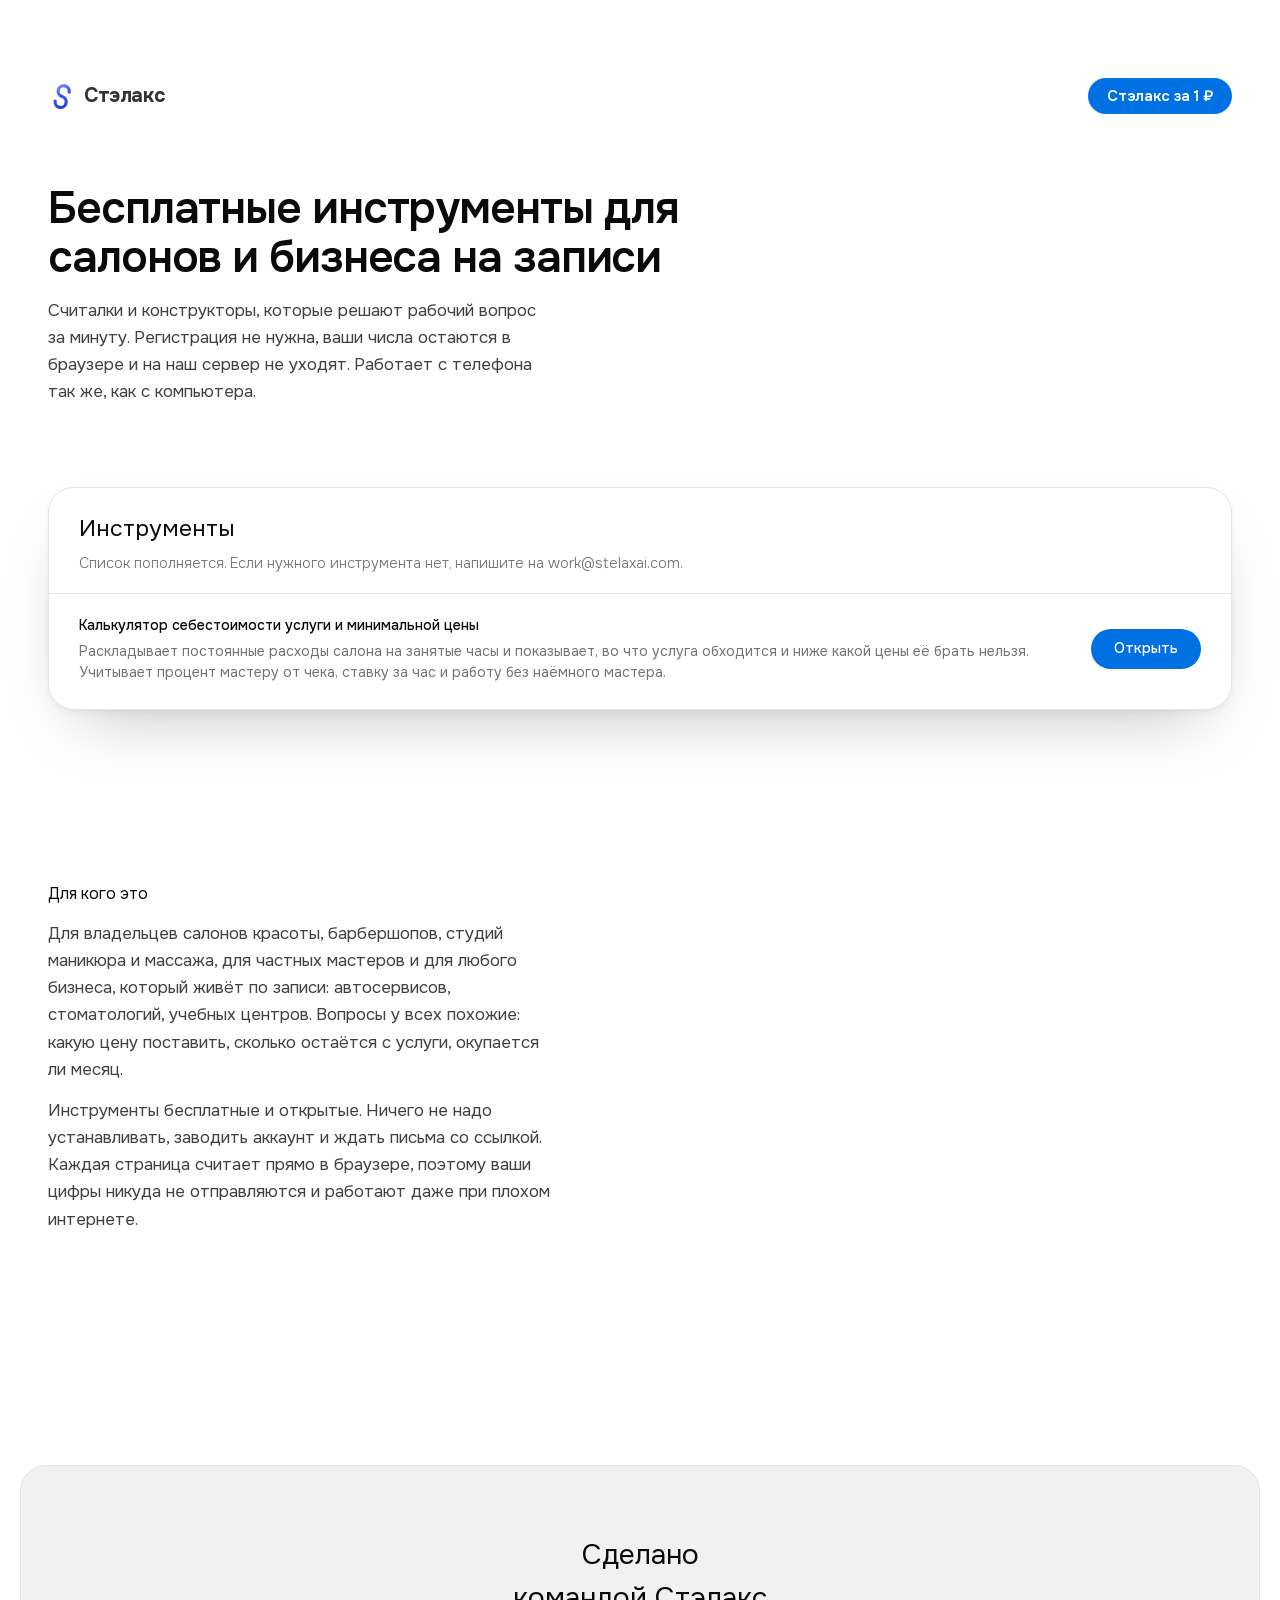
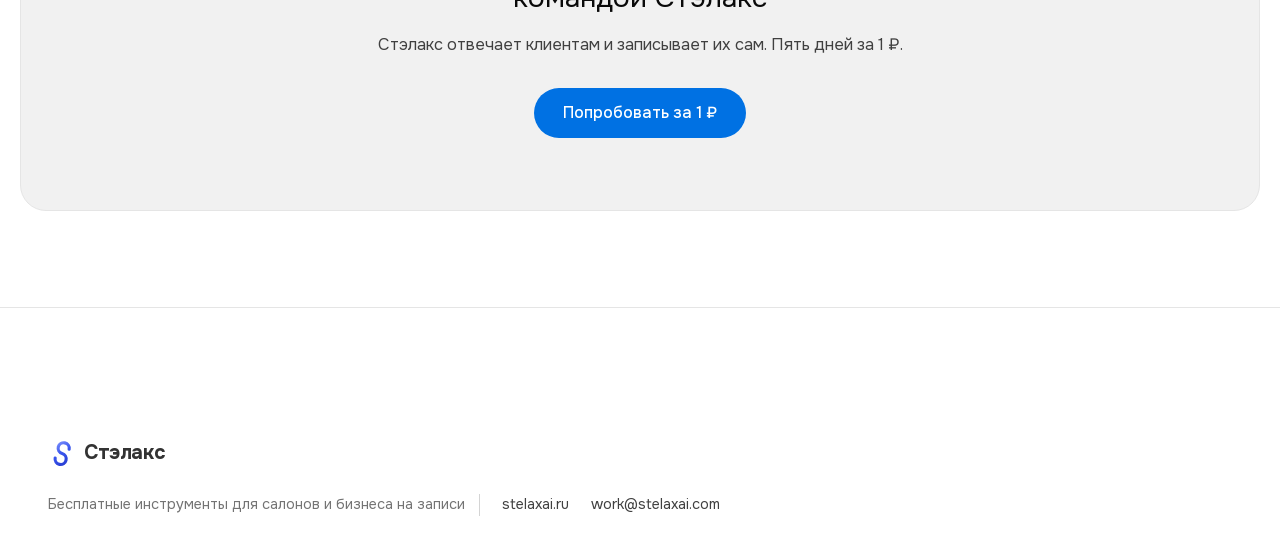
<file: index.html>
<!DOCTYPE html>
<html lang="ru" class="__variable_ac3859">
<head>
<meta charset="utf-8">
<meta name="viewport" content="width=device-width, initial-scale=1">
<title>Бесплатные инструменты для салонов и бизнеса на записи</title>
<meta name="description" content="Бесплатные калькуляторы и конструкторы для владельцев салонов, частных мастеров и любого бизнеса на записи. Без регистрации, всё считается в браузере.">
<meta name="robots" content="index, follow">
<link rel="canonical" href="https://stelaxai.ru/instrumenty/">
<meta property="og:type" content="website">
<meta property="og:url" content="https://stelaxai.ru/instrumenty/">
<meta property="og:title" content="Бесплатные инструменты для салонов и бизнеса на записи">
<meta property="og:description" content="Калькуляторы и конструкторы для салонов и частных мастеров. Без регистрации, всё считается в браузере.">
<link rel="icon" href="assets/favicon.svg" type="image/svg+xml">
<link rel="stylesheet" href="assets/fonts.css">
<link rel="stylesheet" href="assets/v3.css">
<style>
  body{margin:0;font-family:var(--font-v3),system-ui,sans-serif}
  .v3-header{position:static;background:var(--surface)}
</style>
</head>
<body class="v3">

<header class="v3-header">
  <div class="v3-wrap v3-header-in">
    <a class="v3-logo" href="index.html">
      <svg class="v3-logo-s" viewBox="0 0 48 48" width="25" height="25" fill="none" aria-hidden="true"><defs><linearGradient id="v3-logo-s-g" x1="7" y1="5" x2="41" y2="43" gradientUnits="userSpaceOnUse"><stop offset="0" stop-color="#8a9dff"></stop><stop offset=".48" stop-color="#3a56ee"></stop><stop offset="1" stop-color="#2438cc"></stop></linearGradient></defs><path d="M34.5 15.5a9.5 9.5 0 1 0-10.5 9.5 9.5 9.5 0 1 1-10.5 9.5" stroke="url(#v3-logo-s-g)" stroke-width="5.4" stroke-linecap="round" fill="none"></path></svg>Стэлакс
    </a>
    <div class="v3-head-actions">
      <a class="v3-btn v3-btn-solid" href="https://stelaxai.ru" target="_blank" rel="noopener">Стэлакс за 1 ₽</a>
    </div>
  </div>
</header>

<main class="v3-blog" style="padding-bottom:0">
  <div class="v3-wrap">
    <header class="v3-blog-head">
      <h1>Бесплатные инструменты для салонов и бизнеса на записи</h1>
      <p class="v3-blog-lede">Считалки и конструкторы, которые решают рабочий вопрос за минуту. Регистрация не нужна, ваши числа остаются в браузере и на наш сервер не уходят. Работает с телефона так же, как с компьютера.</p>
    </header>
  </div>

  <div class="v3-wrap v3-panel-shell">
    <div class="v3-panel">
      <div class="v3-panel-head">
        <h2>Инструменты</h2>
        <p>Список пополняется. Если нужного инструмента нет, напишите на work@stelaxai.com.</p>
      </div>
      <div class="v3-own">
        <div class="v3-fs">
          <div class="v3-frow">
            <div class="v3-fcontent">
              <span class="v3-flabel">Калькулятор себестоимости услуги и минимальной цены</span>
              <p class="v3-fdesc">Раскладывает постоянные расходы салона на занятые часы и показывает, во что услуга обходится и ниже какой цены её брать нельзя. Учитывает процент мастеру от чека, ставку за час и работу без наёмного мастера.</p>
            </div>
            <a class="v3-btn v3-btn-solid" href="sebestoimost-uslugi/">Открыть</a>
          </div>
        </div>
      </div>
    </div>
  </div>

  <section class="v3-sec">
    <div class="v3-wrap">
      <header class="v3-blog-head">
        <h2>Для кого это</h2>
        <p class="v3-blog-lede">Для владельцев салонов красоты, барбершопов, студий маникюра и массажа, для частных мастеров и для любого бизнеса, который живёт по записи: автосервисов, стоматологий, учебных центров. Вопросы у всех похожие: какую цену поставить, сколько остаётся с услуги, окупается ли месяц.</p>
        <p class="v3-blog-lede">Инструменты бесплатные и открытые. Ничего не надо устанавливать, заводить аккаунт и ждать письма со ссылкой. Каждая страница считает прямо в браузере, поэтому ваши цифры никуда не отправляются и работают даже при плохом интернете.</p>
      </header>
    </div>
  </section>

  <section class="v3-cta">
    <div class="v3-wrap v3-cta-in">
      <h2>Сделано командой Стэлакс</h2>
      <p>Стэлакс отвечает клиентам и записывает их сам. Пять дней за 1 ₽.</p>
      <a class="v3-btn v3-btn-solid v3-btn-lg" href="https://stelaxai.ru" target="_blank" rel="noopener">Попробовать за 1 ₽</a>
    </div>
  </section>
</main>

<footer class="v3-foot">
  <div class="v3-wrap">
    <a class="v3-logo v3-foot-brand" href="index.html">
      <svg class="v3-logo-s" viewBox="0 0 48 48" width="25" height="25" fill="none" aria-hidden="true"><defs><linearGradient id="v3-mark-s-g" x1="7" y1="5" x2="41" y2="43" gradientUnits="userSpaceOnUse"><stop offset="0" stop-color="#8a9dff"></stop><stop offset=".48" stop-color="#3a56ee"></stop><stop offset="1" stop-color="#2438cc"></stop></linearGradient></defs><path d="M34.5 15.5a9.5 9.5 0 1 0-10.5 9.5 9.5 9.5 0 1 1-10.5 9.5" stroke="url(#v3-mark-s-g)" stroke-width="5.4" stroke-linecap="round" fill="none"></path></svg>Стэлакс
    </a>
    <div class="v3-foot-bottom">
      <p>Бесплатные инструменты для салонов и бизнеса на записи</p>
      <a href="https://stelaxai.ru" target="_blank" rel="noopener">stelaxai.ru</a>
      <a href="mailto:work@stelaxai.com">work@stelaxai.com</a>
    </div>
  </div>
</footer>

<script src="assets/app.js"></script>
</body>
</html>
</file>
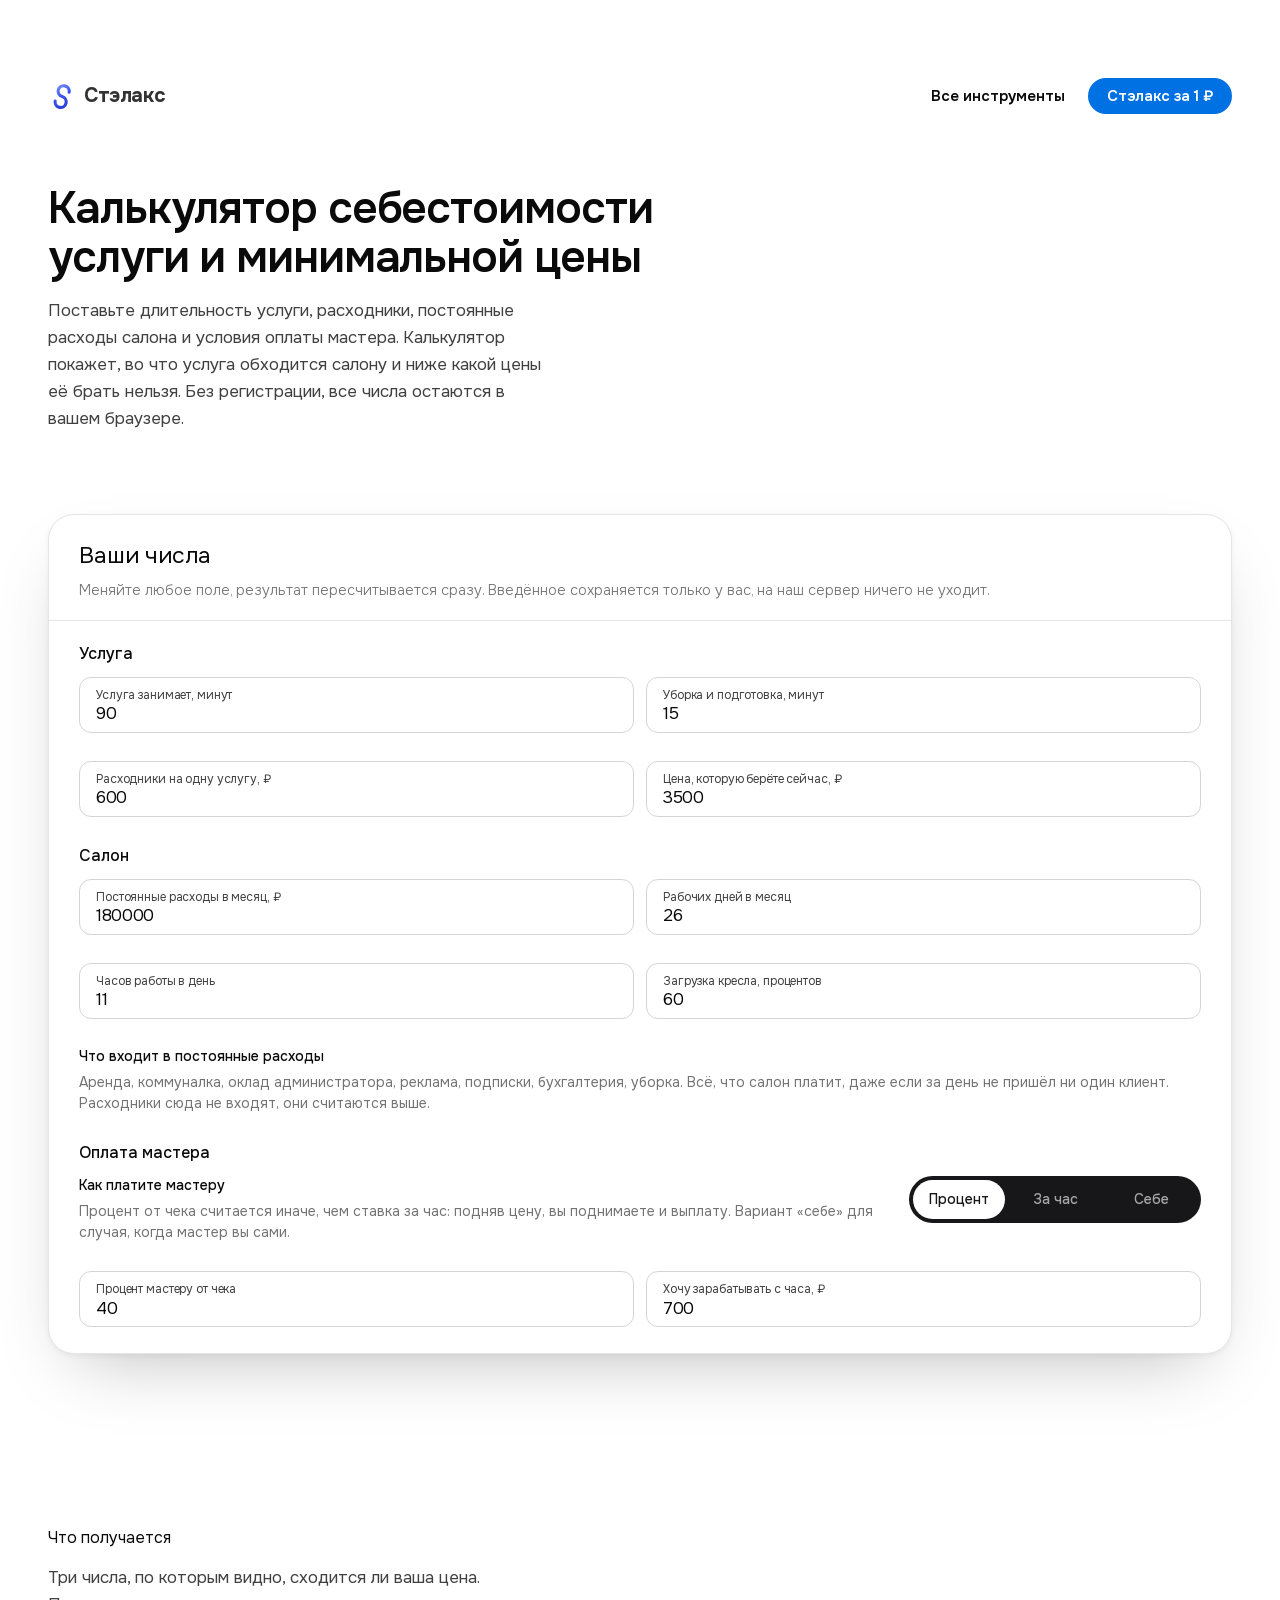
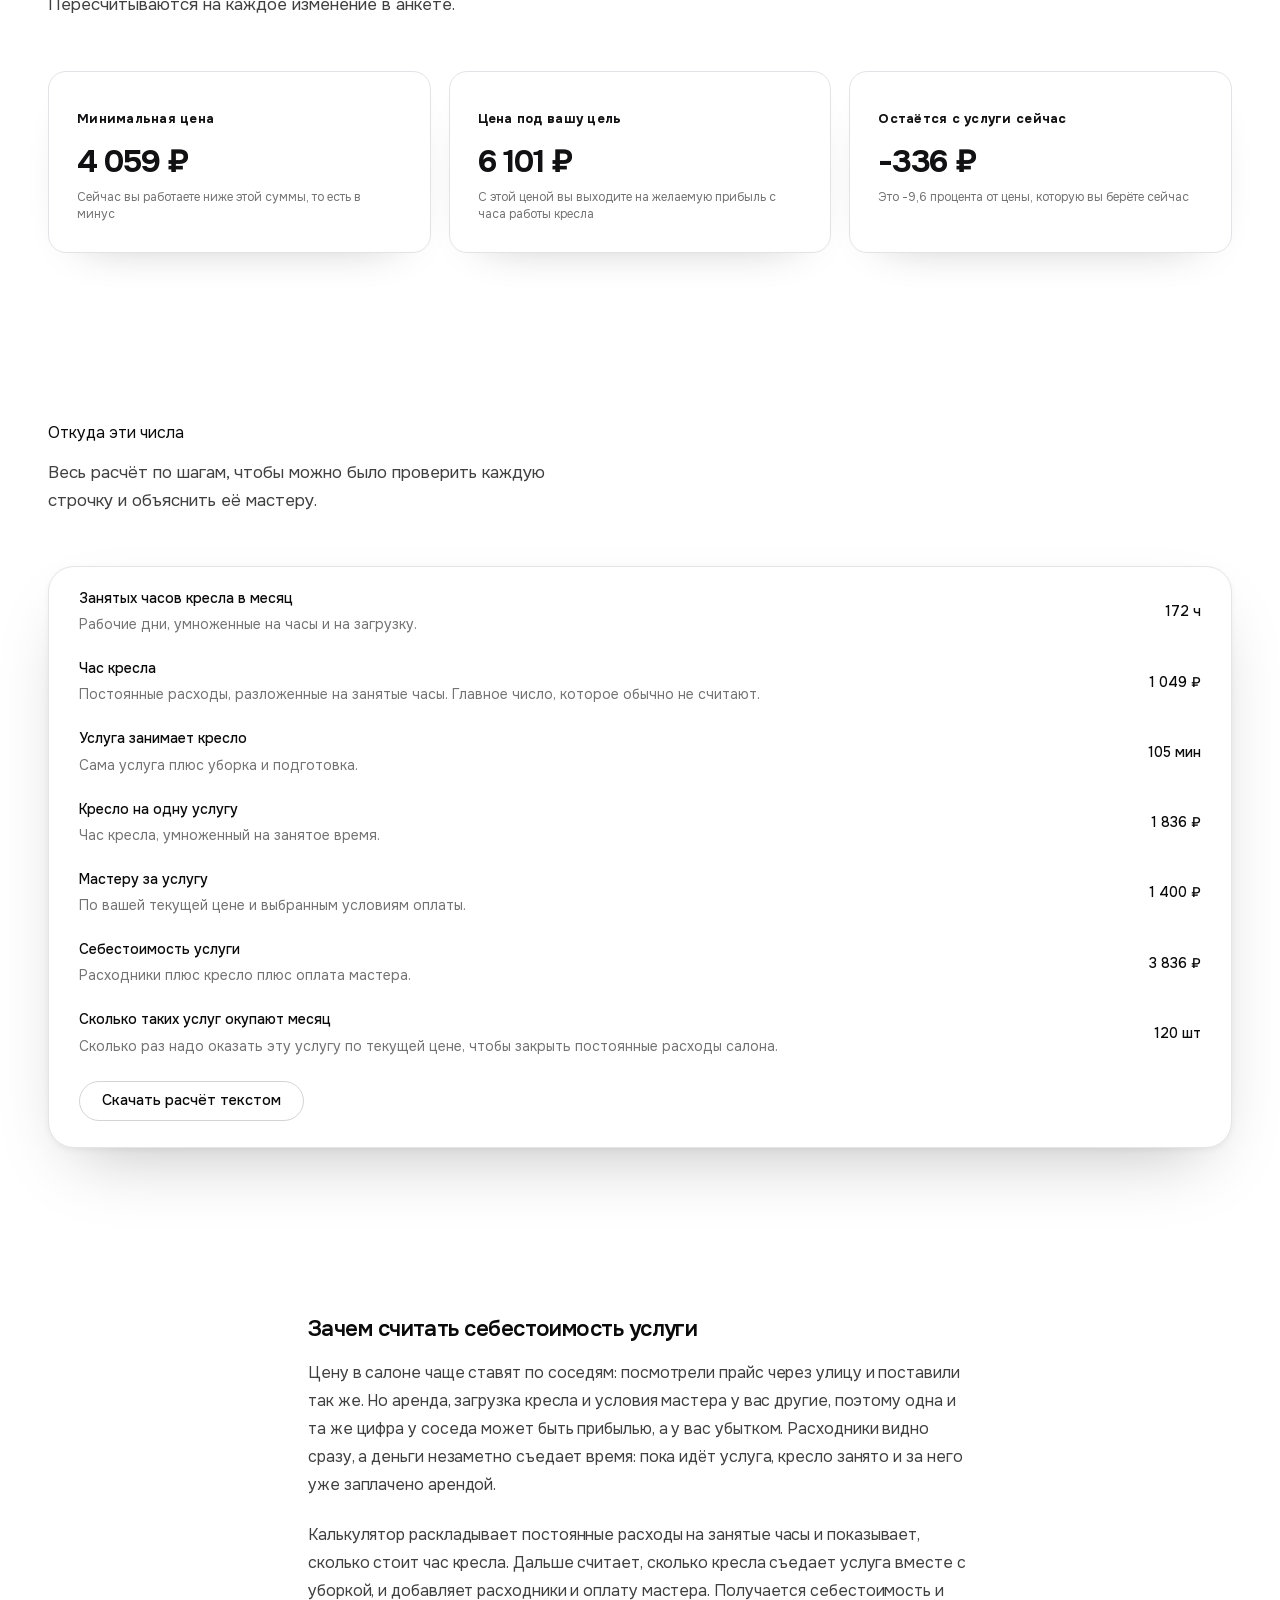
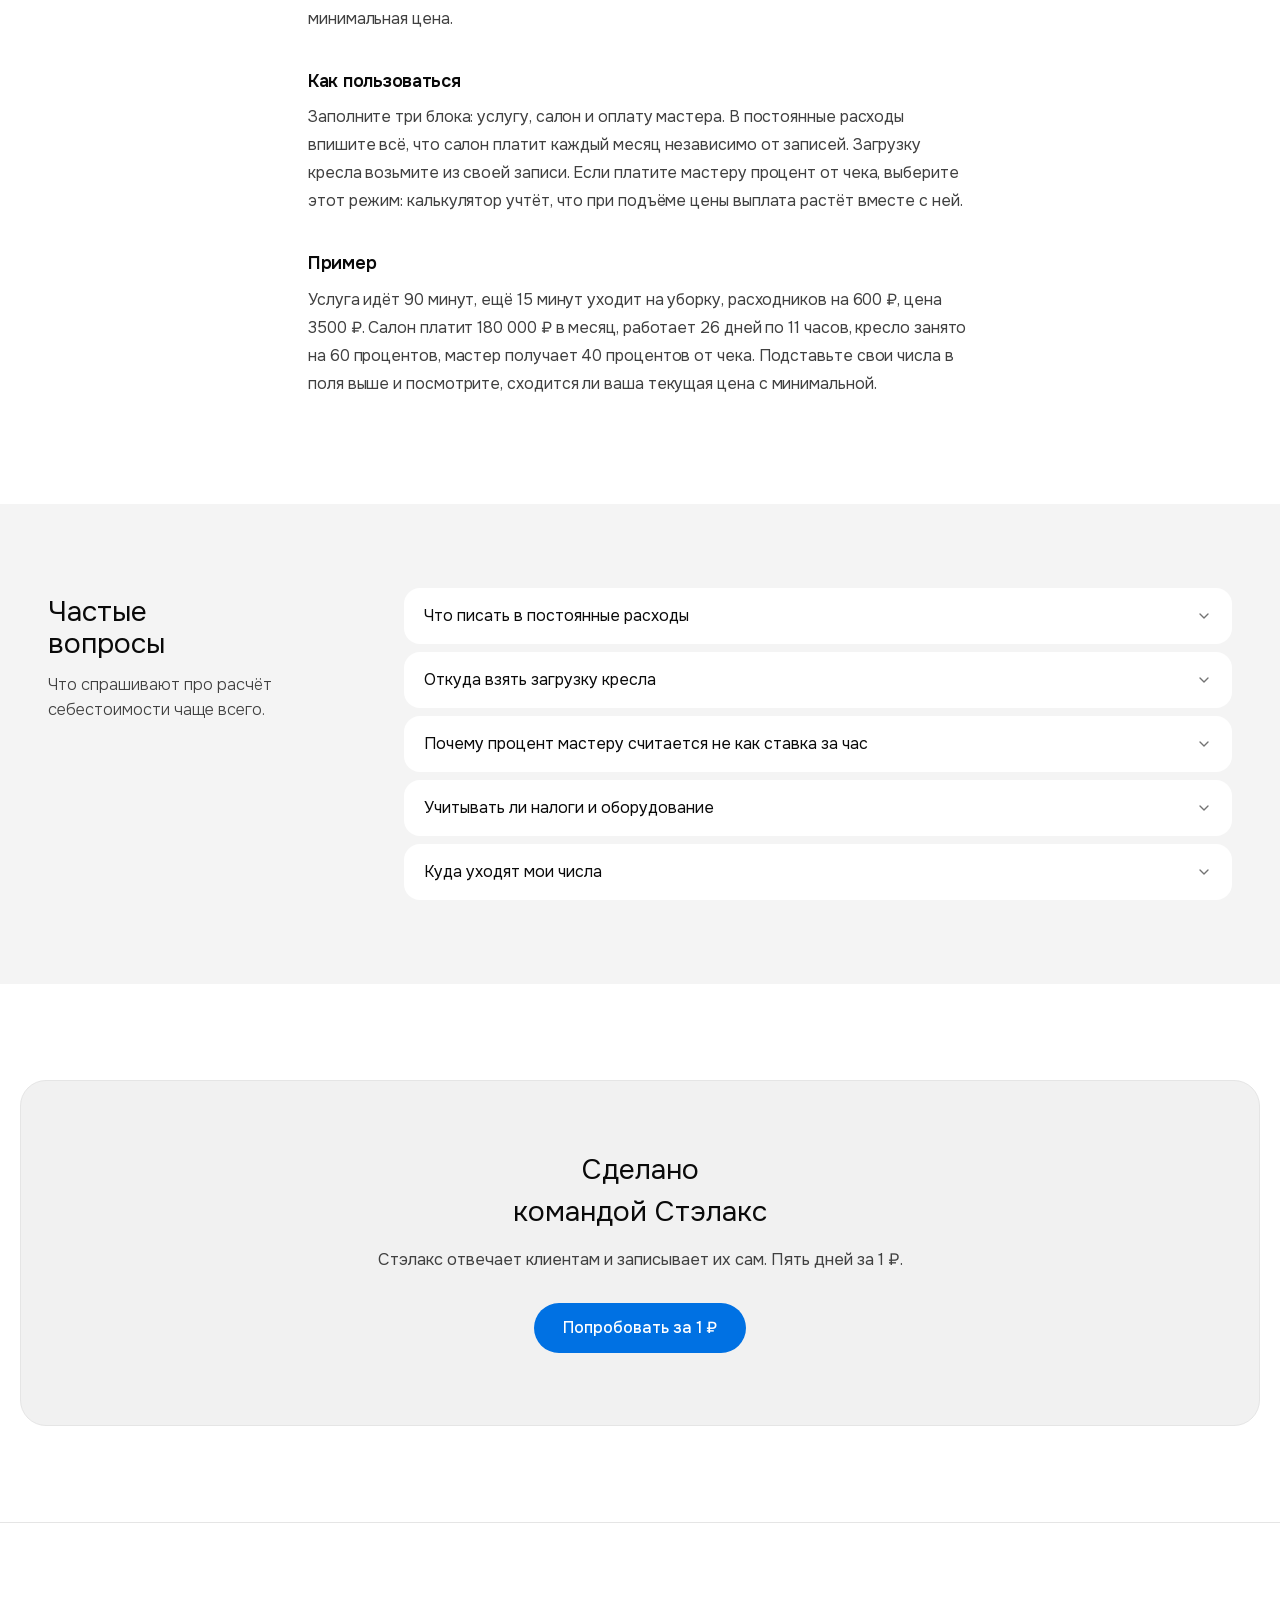
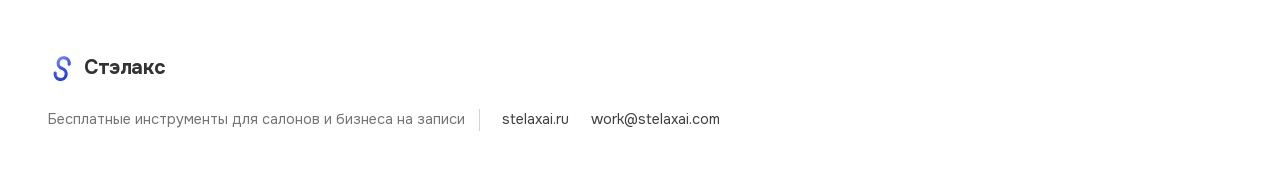
<file: sebestoimost-uslugi/index.html>
<!DOCTYPE html>
<html lang="ru" class="__variable_ac3859">
<head>
<meta charset="utf-8">
<meta name="viewport" content="width=device-width, initial-scale=1">
<title>Калькулятор себестоимости услуги и минимальной цены для салона</title>
<meta name="description" content="Бесплатный калькулятор: считает себестоимость услуги с учётом часа кресла, расходников и оплаты мастера, показывает минимальную цену, цену под желаемую прибыль и точку окупаемости. Без регистрации, всё считается в браузере.">
<meta name="robots" content="index, follow">
<link rel="canonical" href="https://stelaxai.ru/instrumenty/sebestoimost-uslugi/">
<meta property="og:type" content="website">
<meta property="og:url" content="https://stelaxai.ru/instrumenty/sebestoimost-uslugi/">
<meta property="og:title" content="Калькулятор себестоимости услуги и минимальной цены для салона">
<meta property="og:description" content="Считает час кресла, себестоимость услуги и минимальную цену. Без регистрации, всё считается в браузере.">
<link rel="icon" href="../assets/favicon.svg" type="image/svg+xml">
<link rel="stylesheet" href="../assets/fonts.css">
<link rel="stylesheet" href="../assets/v3.css">
<style>
  body{margin:0;font-family:var(--font-v3),system-ui,sans-serif}
  .v3-header{position:static;background:var(--surface)}
</style>
</head>
<body class="v3">

<header class="v3-header">
  <div class="v3-wrap v3-header-in">
    <a class="v3-logo" href="../index.html">
      <svg class="v3-logo-s" viewBox="0 0 48 48" width="25" height="25" fill="none" aria-hidden="true"><defs><linearGradient id="v3-logo-s-g" x1="7" y1="5" x2="41" y2="43" gradientUnits="userSpaceOnUse"><stop offset="0" stop-color="#8a9dff"></stop><stop offset=".48" stop-color="#3a56ee"></stop><stop offset="1" stop-color="#2438cc"></stop></linearGradient></defs><path d="M34.5 15.5a9.5 9.5 0 1 0-10.5 9.5 9.5 9.5 0 1 1-10.5 9.5" stroke="url(#v3-logo-s-g)" stroke-width="5.4" stroke-linecap="round" fill="none"></path></svg>Стэлакс
    </a>
    <div class="v3-head-actions">
      <a class="v3-btn v3-btn-ghost" href="../index.html">Все инструменты</a>
      <a class="v3-btn v3-btn-solid" href="https://stelaxai.ru" target="_blank" rel="noopener">Стэлакс за 1 ₽</a>
    </div>
  </div>
</header>

<main class="v3-blog" style="padding-bottom:0">
  <div class="v3-wrap">
    <header class="v3-blog-head">
      <h1>Калькулятор себестоимости услуги и минимальной цены</h1>
      <p class="v3-blog-lede">Поставьте длительность услуги, расходники, постоянные расходы салона и условия оплаты мастера. Калькулятор покажет, во что услуга обходится салону и ниже какой цены её брать нельзя. Без регистрации, все числа остаются в вашем браузере.</p>
    </header>
  </div>

  <div class="v3-wrap v3-panel-shell">
    <div class="v3-panel">
      <div class="v3-panel-head">
        <h2>Ваши числа</h2>
        <p>Меняйте любое поле, результат пересчитывается сразу. Введённое сохраняется только у вас, на наш сервер ничего не уходит.</p>
      </div>
      <div class="v3-own">
        <form id="calc">
          <fieldset class="v3-fs">
            <legend class="v3-flegend">Услуга</legend>
            <div class="v3-fgroup">
              <div class="v3-frow">
                <div class="v3-ff"><input id="dur" type="number" min="0" step="1" inputmode="numeric" value="90" placeholder=" "><label for="dur">Услуга занимает, минут</label></div>
                <div class="v3-ff"><input id="clean" type="number" min="0" step="1" inputmode="numeric" value="15" placeholder=" "><label for="clean">Уборка и подготовка, минут</label></div>
              </div>
              <div class="v3-frow">
                <div class="v3-ff"><input id="mat" type="number" min="0" step="1" inputmode="numeric" value="600" placeholder=" "><label for="mat">Расходники на одну услугу, ₽</label></div>
                <div class="v3-ff"><input id="price" type="number" min="0" step="1" inputmode="numeric" value="3500" placeholder=" "><label for="price">Цена, которую берёте сейчас, ₽</label></div>
              </div>
            </div>
          </fieldset>

          <fieldset class="v3-fs" style="margin-top:28px">
            <legend class="v3-flegend">Салон</legend>
            <div class="v3-fgroup">
              <div class="v3-frow">
                <div class="v3-ff"><input id="fixed" type="number" min="0" step="1" inputmode="numeric" value="180000" placeholder=" "><label for="fixed">Постоянные расходы в месяц, ₽</label></div>
                <div class="v3-ff"><input id="days" type="number" min="0" step="1" inputmode="numeric" value="26" placeholder=" "><label for="days">Рабочих дней в месяц</label></div>
              </div>
              <div class="v3-frow">
                <div class="v3-ff"><input id="hours" type="number" min="0" step="1" inputmode="numeric" value="11" placeholder=" "><label for="hours">Часов работы в день</label></div>
                <div class="v3-ff"><input id="load" type="number" min="0" max="100" step="1" inputmode="numeric" value="60" placeholder=" "><label for="load">Загрузка кресла, процентов</label></div>
              </div>
              <div class="v3-frow">
                <div class="v3-fcontent">
                  <span class="v3-flabel">Что входит в постоянные расходы</span>
                  <p class="v3-fdesc">Аренда, коммуналка, оклад администратора, реклама, подписки, бухгалтерия, уборка. Всё, что салон платит, даже если за день не пришёл ни один клиент. Расходники сюда не входят, они считаются выше.</p>
                </div>
              </div>
            </div>
          </fieldset>

          <fieldset class="v3-fs" style="margin-top:28px">
            <legend class="v3-flegend">Оплата мастера</legend>
            <div class="v3-fgroup">
              <div class="v3-frow">
                <div class="v3-fcontent">
                  <span class="v3-flabel">Как платите мастеру</span>
                  <p class="v3-fdesc">Процент от чека считается иначе, чем ставка за час: подняв цену, вы поднимаете и выплату. Вариант «себе» для случая, когда мастер вы сами.</p>
                </div>
                <div class="v3-switch" id="paymode" role="radiogroup" aria-label="Как платите мастеру">
                  <span class="v3-switch-pill" aria-hidden="true" style="left:0;top:0;width:0;height:0;opacity:0;transition:none"></span>
                  <button type="button" role="radio" aria-checked="true" class="v3-switch-btn is-on" data-value="pct" aria-label="Процент от чека">Процент</button>
                  <button type="button" role="radio" aria-checked="false" class="v3-switch-btn" data-value="hour" aria-label="Ставка за час">За час</button>
                  <button type="button" role="radio" aria-checked="false" class="v3-switch-btn" data-value="self" aria-label="Мастер это вы, оплата не считается">Себе</button>
                </div>
              </div>
              <div class="v3-frow">
                <div class="v3-ff"><input id="payval" type="number" min="0" step="1" inputmode="numeric" value="40" placeholder=" "><label for="payval" id="pay-label">Процент мастеру от чека</label></div>
                <div class="v3-ff"><input id="goal" type="number" min="0" step="1" inputmode="numeric" value="700" placeholder=" "><label for="goal">Хочу зарабатывать с часа, ₽</label></div>
              </div>
            </div>
          </fieldset>
        </form>
      </div>
    </div>
  </div>

  <section class="v3-sec" id="rezultat">
    <div class="v3-wrap">
      <header class="v3-blog-head">
        <h2>Что получается</h2>
        <p class="v3-blog-lede">Три числа, по которым видно, сходится ли ваша цена. Пересчитываются на каждое изменение в анкете.</p>
      </header>
      <div class="v3-plans">
      <div class="v3-plan">
        <div class="v3-plan-head"><p class="v3-plan-name">Минимальная цена</p></div>
        <p class="v3-plan-price" id="r-min">0 ₽</p>
        <p class="v3-plan-note" id="r-min-note">Ниже этой суммы услуга съедает деньги салона</p>
      </div>
      <div class="v3-plan">
        <div class="v3-plan-head"><p class="v3-plan-name">Цена под вашу цель</p></div>
        <p class="v3-plan-price" id="r-goal">0 ₽</p>
        <p class="v3-plan-note">С этой ценой вы выходите на желаемую прибыль с часа работы кресла</p>
      </div>
      <div class="v3-plan">
        <div class="v3-plan-head"><p class="v3-plan-name">Остаётся с услуги сейчас</p></div>
        <p class="v3-plan-price" id="r-margin">0 ₽</p>
        <p class="v3-plan-note" id="r-margin-note">Поставьте текущую цену услуги, и здесь появится ваша маржа</p>
      </div>
      </div>
    </div>
  </section>

  <section class="v3-sec" id="raschet">
    <div class="v3-wrap">
      <header class="v3-blog-head">
        <h2>Откуда эти числа</h2>
        <p class="v3-blog-lede">Весь расчёт по шагам, чтобы можно было проверить каждую строчку и объяснить её мастеру.</p>
      </header>
      <div class="v3-panel">
      <div class="v3-own">
        <div class="v3-fs">
          <div class="v3-frow">
            <div class="v3-fcontent"><span class="v3-flabel">Занятых часов кресла в месяц</span><p class="v3-fdesc">Рабочие дни, умноженные на часы и на загрузку.</p></div>
            <span class="v3-flabel" id="d-busy">0 ч</span>
          </div>
          <div class="v3-frow">
            <div class="v3-fcontent"><span class="v3-flabel">Час кресла</span><p class="v3-fdesc">Постоянные расходы, разложенные на занятые часы. Главное число, которое обычно не считают.</p></div>
            <span class="v3-flabel" id="d-chair">0 ₽</span>
          </div>
          <div class="v3-frow">
            <div class="v3-fcontent"><span class="v3-flabel">Услуга занимает кресло</span><p class="v3-fdesc">Сама услуга плюс уборка и подготовка.</p></div>
            <span class="v3-flabel" id="d-time">0 мин</span>
          </div>
          <div class="v3-frow">
            <div class="v3-fcontent"><span class="v3-flabel">Кресло на одну услугу</span><p class="v3-fdesc">Час кресла, умноженный на занятое время.</p></div>
            <span class="v3-flabel" id="d-chair-svc">0 ₽</span>
          </div>
          <div class="v3-frow">
            <div class="v3-fcontent"><span class="v3-flabel">Мастеру за услугу</span><p class="v3-fdesc">По вашей текущей цене и выбранным условиям оплаты.</p></div>
            <span class="v3-flabel" id="d-pay">0 ₽</span>
          </div>
          <div class="v3-frow">
            <div class="v3-fcontent"><span class="v3-flabel">Себестоимость услуги</span><p class="v3-fdesc">Расходники плюс кресло плюс оплата мастера.</p></div>
            <span class="v3-flabel" id="d-cost">0 ₽</span>
          </div>
          <div class="v3-frow">
            <div class="v3-fcontent"><span class="v3-flabel">Сколько таких услуг окупают месяц</span><p class="v3-fdesc">Сколько раз надо оказать эту услугу по текущей цене, чтобы закрыть постоянные расходы салона.</p></div>
            <span class="v3-flabel" id="d-be">0 шт</span>
          </div>
        </div>
        <p style="margin:24px 0 0"><button type="button" id="dl" class="v3-btn v3-btn-ghost">Скачать расчёт текстом</button></p>
      </div>
      </div>
    </div>
  </section>

  <section class="v3-sec" id="kak">
    <div class="v3-post-col">
      <div class="prose">
        <h2>Зачем считать себестоимость услуги</h2>
        <p>Цену в салоне чаще ставят по соседям: посмотрели прайс через улицу и поставили так же. Но аренда, загрузка кресла и условия мастера у вас другие, поэтому одна и та же цифра у соседа может быть прибылью, а у вас убытком. Расходники видно сразу, а деньги незаметно съедает время: пока идёт услуга, кресло занято и за него уже заплачено арендой.</p>
        <p>Калькулятор раскладывает постоянные расходы на занятые часы и показывает, сколько стоит час кресла. Дальше считает, сколько кресла съедает услуга вместе с уборкой, и добавляет расходники и оплату мастера. Получается себестоимость и минимальная цена.</p>
        <h3>Как пользоваться</h3>
        <p>Заполните три блока: услугу, салон и оплату мастера. В постоянные расходы впишите всё, что салон платит каждый месяц независимо от записей. Загрузку кресла возьмите из своей записи. Если платите мастеру процент от чека, выберите этот режим: калькулятор учтёт, что при подъёме цены выплата растёт вместе с ней.</p>
        <h3>Пример</h3>
        <p>Услуга идёт 90 минут, ещё 15 минут уходит на уборку, расходников на 600 ₽, цена 3500 ₽. Салон платит 180 000 ₽ в месяц, работает 26 дней по 11 часов, кресло занято на 60 процентов, мастер получает 40 процентов от чека. Подставьте свои числа в поля выше и посмотрите, сходится ли ваша текущая цена с минимальной.</p>
      </div>
    </div>
  </section>

  <section class="v3-sec" id="faq">
    <div class="v3-wrap v3-faq-grid">
      <div class="v3-split-copy">
        <h2>Частые<br>вопросы</h2>
        <p>Что спрашивают про расчёт себестоимости чаще всего.</p>
      </div>
      <div class="v3-faq">
      <div class="v3-faq-item">
        <button type="button" class="v3-faq-q" aria-expanded="false"><span>Что писать в постоянные расходы</span><svg viewBox="0 0 24 24" fill="none" stroke="currentColor" stroke-width="2" stroke-linecap="round" stroke-linejoin="round" aria-hidden="true"><path d="m6 9 6 6 6-6"></path></svg></button>
        <div class="v3-faq-a"><div><p>Всё, что салон платит каждый месяц, даже когда в записи пусто: аренда, коммуналка, оклад администратора, реклама, подписки на сервисы, бухгалтерия, уборка, обслуживание кассы. Расходники и оплату мастера сюда не вносите, они считаются отдельно по каждой услуге, иначе одни и те же деньги попадут в расчёт дважды.</p></div></div>
      </div>
      <div class="v3-faq-item">
        <button type="button" class="v3-faq-q" aria-expanded="false"><span>Откуда взять загрузку кресла</span><svg viewBox="0 0 24 24" fill="none" stroke="currentColor" stroke-width="2" stroke-linecap="round" stroke-linejoin="round" aria-hidden="true"><path d="m6 9 6 6 6-6"></path></svg></button>
        <div class="v3-faq-a"><div><p>Из своей записи за прошлый месяц. Поделите часы, на которые были записи, на все рабочие часы кресла. Если точных данных нет, посчитайте по памяти за неделю. Чем ниже загрузка, тем дороже каждый занятый час, потому что пустые часы тоже оплачены арендой.</p></div></div>
      </div>
      <div class="v3-faq-item">
        <button type="button" class="v3-faq-q" aria-expanded="false"><span>Почему процент мастеру считается не как ставка за час</span><svg viewBox="0 0 24 24" fill="none" stroke="currentColor" stroke-width="2" stroke-linecap="round" stroke-linejoin="round" aria-hidden="true"><path d="m6 9 6 6 6-6"></path></svg></button>
        <div class="v3-faq-a"><div><p>При ставке за час выплата мастеру известна заранее и просто складывается с остальными расходами. При проценте от чека выплата зависит от цены, а цена зависит от выплаты. Поэтому минимальная цена делится на остаток после процента мастера. Если считать проще, получается цена ниже настоящей, и салон недобирает на каждой услуге.</p></div></div>
      </div>
      <div class="v3-faq-item">
        <button type="button" class="v3-faq-q" aria-expanded="false"><span>Учитывать ли налоги и оборудование</span><svg viewBox="0 0 24 24" fill="none" stroke="currentColor" stroke-width="2" stroke-linecap="round" stroke-linejoin="round" aria-hidden="true"><path d="m6 9 6 6 6-6"></path></svg></button>
        <div class="v3-faq-a"><div><p>Оборудование и ремонт удобно разложить на месяцы и добавить к постоянным расходам: взяли стоимость, поделили на срок службы в месяцах. С налогом аккуратнее: он берётся с оборота или с прибыли, поэтому его считают после цены, а не до. Чтобы цена уже закрывала налог, поднимите желаемую прибыль с часа.</p></div></div>
      </div>
      <div class="v3-faq-item">
        <button type="button" class="v3-faq-q" aria-expanded="false"><span>Куда уходят мои числа</span><svg viewBox="0 0 24 24" fill="none" stroke="currentColor" stroke-width="2" stroke-linecap="round" stroke-linejoin="round" aria-hidden="true"><path d="m6 9 6 6 6-6"></path></svg></button>
        <div class="v3-faq-a"><div><p>Никуда. Расчёт идёт в вашем браузере, на сервер не отправляется ни одно поле. Введённое остаётся в памяти браузера, чтобы при следующем заходе не вводить всё заново, и вы в любой момент можете очистить его вместе с данными сайта.</p></div></div>
      </div>
      </div>
    </div>
  </section>

  <section class="v3-cta">
    <div class="v3-wrap v3-cta-in">
      <h2>Сделано командой Стэлакс</h2>
      <p>Стэлакс отвечает клиентам и записывает их сам. Пять дней за 1 ₽.</p>
      <a class="v3-btn v3-btn-solid v3-btn-lg" href="https://stelaxai.ru" target="_blank" rel="noopener">Попробовать за 1 ₽</a>
    </div>
  </section>
</main>

<footer class="v3-foot">
  <div class="v3-wrap">
    <a class="v3-logo v3-foot-brand" href="../index.html">
      <svg class="v3-logo-s" viewBox="0 0 48 48" width="25" height="25" fill="none" aria-hidden="true"><defs><linearGradient id="v3-mark-s-g" x1="7" y1="5" x2="41" y2="43" gradientUnits="userSpaceOnUse"><stop offset="0" stop-color="#8a9dff"></stop><stop offset=".48" stop-color="#3a56ee"></stop><stop offset="1" stop-color="#2438cc"></stop></linearGradient></defs><path d="M34.5 15.5a9.5 9.5 0 1 0-10.5 9.5 9.5 9.5 0 1 1-10.5 9.5" stroke="url(#v3-mark-s-g)" stroke-width="5.4" stroke-linecap="round" fill="none"></path></svg>Стэлакс
    </a>
    <div class="v3-foot-bottom">
      <p>Бесплатные инструменты для салонов и бизнеса на записи</p>
      <a href="https://stelaxai.ru" target="_blank" rel="noopener">stelaxai.ru</a>
      <a href="mailto:work@stelaxai.com">work@stelaxai.com</a>
    </div>
  </div>
</footer>

<script src="../assets/app.js"></script>
<script type="application/ld+json">
{"@context":"https://schema.org","@type":"SoftwareApplication","url":"https://stelaxai.ru/instrumenty/sebestoimost-uslugi/","name":"Калькулятор себестоимости услуги и минимальной цены","applicationCategory":"BusinessApplication","operatingSystem":"Любая, работает в браузере","description":"Считает себестоимость услуги салона с учётом часа кресла, расходников и оплаты мастера, показывает минимальную цену, цену под желаемую прибыль и число услуг до окупаемости месяца.","inLanguage":"ru","isAccessibleForFree":true,"offers":{"@type":"Offer","price":"0","priceCurrency":"RUB"},"author":{"@type":"Organization","name":"Стэлакс","url":"https://stelaxai.ru"}}
</script>
<script type="application/ld+json">
{"@context":"https://schema.org","@type":"FAQPage","inLanguage":"ru","mainEntity":[
{"@type":"Question","name":"Что писать в постоянные расходы","acceptedAnswer":{"@type":"Answer","text":"Всё, что салон платит каждый месяц, даже когда в записи пусто: аренда, коммуналка, оклад администратора, реклама, подписки на сервисы, бухгалтерия, уборка, обслуживание кассы. Расходники и оплату мастера сюда не вносите, они считаются отдельно по каждой услуге, иначе одни и те же деньги попадут в расчёт дважды."}},
{"@type":"Question","name":"Откуда взять загрузку кресла","acceptedAnswer":{"@type":"Answer","text":"Из своей записи за прошлый месяц. Поделите часы, на которые были записи, на все рабочие часы кресла. Если точных данных нет, посчитайте по памяти за неделю. Чем ниже загрузка, тем дороже каждый занятый час, потому что пустые часы тоже оплачены арендой."}},
{"@type":"Question","name":"Почему процент мастеру считается не как ставка за час","acceptedAnswer":{"@type":"Answer","text":"При ставке за час выплата мастеру известна заранее и просто складывается с остальными расходами. При проценте от чека выплата зависит от цены, а цена зависит от выплаты. Поэтому минимальная цена делится на остаток после процента мастера. Если считать проще, получается цена ниже настоящей, и салон недобирает на каждой услуге."}},
{"@type":"Question","name":"Учитывать ли налоги и оборудование","acceptedAnswer":{"@type":"Answer","text":"Оборудование и ремонт удобно разложить на месяцы и добавить к постоянным расходам: взяли стоимость, поделили на срок службы в месяцах. С налогом аккуратнее: он берётся с оборота или с прибыли, поэтому его считают после цены, а не до. Чтобы цена уже закрывала налог, поднимите желаемую прибыль с часа."}},
{"@type":"Question","name":"Куда уходят мои числа","acceptedAnswer":{"@type":"Answer","text":"Никуда. Расчёт идёт в вашем браузере, на сервер не отправляется ни одно поле. Введённое остаётся в памяти браузера, чтобы при следующем заходе не вводить всё заново, и вы в любой момент можете очистить его вместе с данными сайта."}}]}
</script>
</body>
</html>
</file>
<file: assets/fonts.css>
@font-face{font-family:Onest;font-style:normal;font-weight:100 900;font-display:swap;src:url(fonts/be4f912c06e1e110-s.woff2) format("woff2");unicode-range:u+0460-052f,u+1c80-1c8a,u+20b4,u+2de0-2dff,u+a640-a69f,u+fe2e-fe2f}
@font-face{font-family:Onest;font-style:normal;font-weight:100 900;font-display:swap;src:url(fonts/6961d055d00ff7ec-s.p.woff2) format("woff2");unicode-range:u+0301,u+0400-045f,u+0490-0491,u+04b0-04b1,u+2116}
@font-face{font-family:Onest;font-style:normal;font-weight:100 900;font-display:swap;src:url(fonts/1dd116e7162c5f47-s.woff2) format("woff2");unicode-range:u+0302-0303,u+0305,u+0307-0308,u+0310,u+0312,u+0315,u+031a,u+0326-0327,u+032c,u+032f-0330,u+0332-0333,u+0338,u+033a,u+0346,u+034d,u+0391-03a1,u+03a3-03a9,u+03b1-03c9,u+03d1,u+03d5-03d6,u+03f0-03f1,u+03f4-03f5,u+2016-2017,u+2034-2038,u+203c,u+2040,u+2043,u+2047,u+2050,u+2057,u+205f,u+2070-2071,u+2074-209f,u+20d0-20dc,u+20e1,u+20e5-20ef,u+2100-2112,u+2114-2115,u+2117-2121,u+2123-214f,u+2190,u+2192,u+2194-21ae,u+21b0-21e5,u+21f1-21f2,u+21f4-2211,u+2213-2214,u+2216-22ff,u+2308-230b,u+2310,u+2319,u+231c-2321,u+2336-237a,u+237c,u+2395,u+239b-23b7,u+23d0,u+23dc-23e1,u+2474-2475,u+25af,u+25b3,u+25b7,u+25bd,u+25c1,u+25ca,u+25cc,u+25fb,u+266d-266f,u+27c0-27ff,u+2900-2aff,u+2b0e-2b11,u+2b30-2b4c,u+2bfe,u+3030,u+ff5b,u+ff5d,u+1d400-1d7ff,u+1ee??}
@font-face{font-family:Onest;font-style:normal;font-weight:100 900;font-display:swap;src:url(fonts/25408a68d73c6c69-s.woff2) format("woff2");unicode-range:u+0001-000c,u+000e-001f,u+007f-009f,u+20dd-20e0,u+20e2-20e4,u+2150-218f,u+2190,u+2192,u+2194-2199,u+21af,u+21e6-21f0,u+21f3,u+2218-2219,u+2299,u+22c4-22c6,u+2300-243f,u+2440-244a,u+2460-24ff,u+25a0-27bf,u+28??,u+2921-2922,u+2981,u+29bf,u+29eb,u+2b??,u+4dc0-4dff,u+fff9-fffb,u+10140-1018e,u+10190-1019c,u+101a0,u+101d0-101fd,u+102e0-102fb,u+10e60-10e7e,u+1d2c0-1d2d3,u+1d2e0-1d37f,u+1f0??,u+1f100-1f1ae,u+1f1e6-1f1ff,u+1f30d-1f30f,u+1f315,u+1f31c,u+1f31e,u+1f320-1f32c,u+1f336,u+1f378,u+1f37d,u+1f382,u+1f393-1f39f,u+1f3a7-1f3a8,u+1f3ac-1f3af,u+1f3c2,u+1f3c4-1f3c6,u+1f3ca-1f3ce,u+1f3d4-1f3e0,u+1f3ed,u+1f3f1-1f3f3,u+1f3f5-1f3f7,u+1f408,u+1f415,u+1f41f,u+1f426,u+1f43f,u+1f441-1f442,u+1f444,u+1f446-1f449,u+1f44c-1f44e,u+1f453,u+1f46a,u+1f47d,u+1f4a3,u+1f4b0,u+1f4b3,u+1f4b9,u+1f4bb,u+1f4bf,u+1f4c8-1f4cb,u+1f4d6,u+1f4da,u+1f4df,u+1f4e3-1f4e6,u+1f4ea-1f4ed,u+1f4f7,u+1f4f9-1f4fb,u+1f4fd-1f4fe,u+1f503,u+1f507-1f50b,u+1f50d,u+1f512-1f513,u+1f53e-1f54a,u+1f54f-1f5fa,u+1f610,u+1f650-1f67f,u+1f687,u+1f68d,u+1f691,u+1f694,u+1f698,u+1f6ad,u+1f6b2,u+1f6b9-1f6ba,u+1f6bc,u+1f6c6-1f6cf,u+1f6d3-1f6d7,u+1f6e0-1f6ea,u+1f6f0-1f6f3,u+1f6f7-1f6fc,u+1f700-1f80b,u+1f810-1f847,u+1f850-1f859,u+1f860-1f887,u+1f890-1f8ad,u+1f8b0-1f8bb,u+1f8c0-1f8c1,u+1f8d0-1f8d8,u+1f900-1f90b,u+1f93b,u+1f946,u+1f984,u+1f996,u+1f9e9,u+1fa00-1fa6f,u+1fa70-1fa7c,u+1fa80-1fac6,u+1fac8,u+1facc-1fadd,u+1fadf-1faeb,u+1faef-1fafa,u+1fb??}
@font-face{font-family:Onest;font-style:normal;font-weight:100 900;font-display:swap;src:url(fonts/a2a4a14ada96f862-s.woff2) format("woff2");unicode-range:u+0102-0103,u+0110-0111,u+0128-0129,u+0168-0169,u+01a0-01a1,u+01af-01b0,u+0300-0301,u+0303-0304,u+0308-0309,u+0323,u+0329,u+1ea0-1ef9,u+20ab}
@font-face{font-family:Onest;font-style:normal;font-weight:100 900;font-display:swap;src:url(fonts/c1b02c1a57568c67-s.woff2) format("woff2");unicode-range:u+0100-02ba,u+02bd-02c5,u+02c7-02cc,u+02ce-02d7,u+02dd-02ff,u+0304,u+0308,u+0329,u+1d00-1dbf,u+1e00-1e9f,u+1ef2-1eff,u+2020,u+20a0-20ab,u+20ad-20c4,u+2113,u+2c60-2c7f,u+a720-a7ff}
@font-face{font-family:Onest;font-style:normal;font-weight:100 900;font-display:swap;src:url(fonts/cd87a8f174d93ac6-s.p.woff2) format("woff2");unicode-range:u+00??,u+0131,u+0152-0153,u+02bb-02bc,u+02c6,u+02da,u+02dc,u+0304,u+0308,u+0329,u+2000-206f,u+20ac,u+2122,u+2191,u+2193,u+2212,u+2215,u+feff,u+fffd}
@font-face{font-family:Onest Fallback;src:local("Arial");ascent-override:92.20%;descent-override:28.99%;line-gap-override:0.00%;size-adjust:105.20%}
.__variable_ac3859{--font-v3:"Onest","Onest Fallback"}
</file>
<file: assets/v3.css>
/* базовый сброс со stelaxai.ru, бандл 9e2914ba21cc525e.css */
*,:after,:before{box-sizing:border-box;border:0 solid #e5e7eb}:after,:before{--tw-content:""}:host,html{line-height:1.5;-webkit-text-size-adjust:100%;-moz-tab-size:4;-o-tab-size:4;tab-size:4;font-family:var(--font-onest),ui-sans-serif,system-ui;font-feature-settings:normal;font-variation-settings:normal;-webkit-tap-highlight-color:transparent}body{margin:0;line-height:inherit}hr{height:0;color:inherit;border-top-width:1px}abbr:where([title]){-webkit-text-decoration:underline dotted;text-decoration:underline dotted}h1,h2,h3,h4,h5,h6{font-size:inherit;font-weight:inherit}a{text-decoration:inherit}b,strong{font-weight:bolder}code,kbd,pre,samp{font-family:var(--font-onest),ui-sans-serif,system-ui;font-feature-settings:normal;font-variation-settings:normal;font-size:1em}small{font-size:80%}sub,sup{font-size:75%;line-height:0;position:relative;vertical-align:baseline}sub{bottom:-.25em}sup{top:-.5em}table{text-indent:0;border-color:inherit;border-collapse:collapse}button,input,optgroup,select,textarea{font-family:inherit;font-feature-settings:inherit;font-variation-settings:inherit;font-size:100%;font-weight:inherit;line-height:inherit;letter-spacing:inherit;color:inherit;margin:0;padding:0}button,select{text-transform:none}button,input:where([type=button]),input:where([type=reset]),input:where([type=submit]){-webkit-appearance:button;background-color:transparent;background-image:none}:-moz-focusring{outline:auto}:-moz-ui-invalid{box-shadow:none}progress{vertical-align:baseline}::-webkit-inner-spin-button,::-webkit-outer-spin-button{height:auto}[type=search]{-webkit-appearance:textfield;outline-offset:-2px}::-webkit-search-decoration{-webkit-appearance:none}::-webkit-file-upload-button{-webkit-appearance:button;font:inherit}summary{display:list-item}blockquote,dd,dl,figure,h1,h2,h3,h4,h5,h6,hr,p,pre{margin:0}fieldset{margin:0}fieldset,legend{padding:0}menu,ol,ul{list-style:none;margin:0;padding:0}dialog{padding:0}textarea{resize:vertical}input::-moz-placeholder,textarea::-moz-placeholder{opacity:1;color:#9ca3af}input::placeholder,textarea::placeholder{opacity:1;color:#9ca3af}[role=button],button{cursor:pointer}:disabled{cursor:default}audio,canvas,embed,iframe,img,object,svg,video{display:block;vertical-align:middle}img,video{max-width:100%;height:auto}[hidden]:where(:not([hidden=until-found])){display:none}.\!container{width:100%!important}
.v3{--ink:#0a0a0a;--ink-2:#404040;--muted:#737373;--line:#e5e5e5;--line-2:#d4d4d4;--wash:#f1f1f1;--wash-2:#fafafa;--surface:#ffffff;--surface-blur:rgba(255,255,255,0.86);--on-ink:#ffffff;--on-ink-2:rgba(255,255,255,.7);--ink-hover:#262626;--ring:rgba(10,10,10,.07);--r:14px;--r-lg:26px;--ease-out:cubic-bezier(0.16,0.84,0.28,1);--ease-drawer:cubic-bezier(0.32,0.72,0,1);--ease-apple:cubic-bezier(0.4,0,0.6,1);--ease-btn:cubic-bezier(0.4,0,0.2,1);--d-card:var(--surface);--d-panel:var(--wash);--d-raised:var(--wash-2);--d-border:var(--line);--d-text:var(--ink);--d-sub:var(--ink-2);--d-muted:var(--muted);--d-cta:var(--ink);--d-cta-fg:var(--on-ink);--d-answer:var(--wash);--d-bubble:var(--wash);--d-overlay:rgba(0,0,0,.28);background:var(--surface);color:var(--ink);font-size:16px;line-height:1.5;-webkit-font-smoothing:antialiased}[data-theme=dark] .v3{--ink:#ededed;--ink-2:#b5b5b5;--muted:#8c8c8c;--line:#343434;--line-2:#434343;--wash:#272727;--wash-2:#232323;--surface:#1e1e1e;--surface-blur:rgba(30,30,30,0.86);--on-ink:#1e1e1e;--on-ink-2:rgba(30,30,30,.68);--ink-hover:#ffffff;--ring:rgba(255,255,255,.14);--d-overlay:rgba(0,0,0,.55)}[data-theme=dark]:has(.v3) body{background:#1e1e1e}[data-theme=dark] .v3-mark-invert{filter:none}[data-theme=dark] img[src="/logos/fresha-wide.png"]:not(.v3-orb-img){content:url(/logos/fresha-wide-light.png)}[data-theme=dark] img[src="/logos/ovatu-dark.png"]:not(.v3-orb-img){content:url(/logos/ovatu.png)}[data-theme=dark] img[src="/logos/square-dark.svg"]:not(.v3-orb-img){content:url(/logos/square.svg)}[data-theme=dark] img[src="/logos/acuity-dark.svg"]:not(.v3-orb-img){content:url(/logos/acuity.svg)}.v3 *,.v3 :after,.v3 :before{box-sizing:border-box}.v3,.v3 a,.v3 button,.v3 div,.v3 h1,.v3 h2,.v3 h3,.v3 input,.v3 p,.v3 span,.v3 textarea{font-family:var(--font-v3),system-ui,sans-serif!important}.v3 h1,.v3 h2,.v3 h3,.v3-cta-in h2,.v3-demo-h,.v3-el-h,.v3-panel-head h2,.v3-sec-head h2,.v3-split-copy h2{font-weight:400;letter-spacing:0}.v3-el-cols p,.v3-faq p,.v3-hero p,.v3-panel-head p,.v3-plan-sub,.v3-plan-then,.v3-sec-head p:last-child,.v3-split-copy p{font-weight:300}.v3-wrap{max-width:1240px;margin:0 auto;padding:0 28px}.v3-ribbon{position:fixed;top:62px;left:0;right:0;z-index:19;padding:16px 0;background:var(--surface-blur);backdrop-filter:saturate(180%) blur(12px);border-bottom:1px solid var(--line)}.v3:has(.v3-ribbon){padding-top:120px}@media (max-width:760px){.v3:has(.v3-ribbon){padding-top:141px}}.v3-ribbon-in{max-width:980px;margin:0 auto;padding:3px 28px;font-size:14px;line-height:20px;font-weight:400;letter-spacing:-.224px;text-align:center;color:var(--ink)}.v3-ribbon-in a{color:var(--ink);text-decoration:underline;text-underline-offset:2px;white-space:nowrap}.v3-header{position:fixed;top:0;left:0;right:0;z-index:20;background:var(--surface-blur);backdrop-filter:saturate(180%) blur(12px);border-bottom:1px solid transparent;transition:box-shadow .2s var(--ease-out),border-color .2s var(--ease-out)}.v3-header.is-stuck{border-bottom-color:var(--line);box-shadow:0 10px 28px -20px rgba(0,0,0,.55)}.v3{padding-top:62px}.v3-header-in{gap:34px;height:62px}.v3-header-in,.v3-logo{display:flex;align-items:center}.v3-logo{gap:9px;font-size:19px;font-weight:600;letter-spacing:-.03em;text-decoration:none;color:var(--ink)}.v3-logo b{font-weight:400;color:var(--muted);font-size:15px}.v3-logo-mark{display:block;flex:none;width:26px;height:26px}.v3-nav{display:flex;gap:26px;margin-right:auto}.v3-navitem{position:relative}.v3-navlink{display:inline-flex;align-items:center;gap:5px;height:62px;font-size:14.5px;color:var(--ink-2);text-decoration:none;transition:color .16s var(--ease-out)}.v3-navitem:focus-within .v3-navlink,.v3-navlink:hover{color:var(--ink)}.v3-navchev{flex:none;opacity:.55;transition:transform .2s var(--ease-out),opacity .16s var(--ease-out)}.v3-navitem:focus-within .v3-navchev,.v3-navitem:hover .v3-navchev{transform:rotate(-180deg);opacity:1}.v3-navpanel{position:absolute;top:100%;left:-16px;z-index:40;padding-top:10px;width:336px;transform-origin:top left;opacity:0;visibility:hidden;transform:scale(.95) translateY(-8px);transition:opacity .16s ease-out,transform .16s ease-out,visibility 0s linear .16s}.v3-navpanel-wide{width:460px}.v3-navitem:focus-within .v3-navpanel,.v3-navitem:hover .v3-navpanel{opacity:1;visibility:visible;transform:none;transition-delay:0s}.v3-navpanel-in{display:flex;flex-direction:column;gap:2px;padding:8px;border-radius:var(--r);border:1px solid var(--line);background:var(--surface);box-shadow:0 18px 44px -18px rgba(0,0,0,.28)}[data-theme=dark] .v3-navpanel-in{box-shadow:0 18px 44px -14px rgba(0,0,0,.7)}.v3-navrow{display:block;padding:9px 11px;border-radius:10px;text-decoration:none;transition:background .16s var(--ease-out)}.v3-navrow:hover{background:var(--wash)}.v3-navrow b{display:block;font-size:14px;font-weight:500;color:var(--ink)}.v3-navrow span{display:block;margin-top:2px;font-size:13px;line-height:1.4;color:var(--muted)}.v3-navgroup{padding:9px 11px 4px}.v3-navgroup-h{display:block;margin-bottom:9px;font-size:12.5px;color:var(--muted)}.v3-navlogos{display:flex;flex-wrap:wrap;gap:8px 14px}.v3-navlogo{display:inline-flex;align-items:center;gap:6px;font-size:13.5px;color:var(--ink-2)}.v3-navlogo img{display:block;flex:none;height:15px;width:auto}.v3-navlogo img.v3-navlogo-wide{height:13px}.v3-navmore{margin-top:4px;padding:9px 11px;border-top:1px solid var(--line);font-size:13px;color:var(--muted);text-decoration:none;transition:color .16s var(--ease-out)}.v3-navmore:hover{color:var(--ink)}@media (prefers-reduced-motion:reduce){.v3-navchev,.v3-navpanel{transition-duration:.01ms}}.v3-head-actions{display:flex;align-items:center;gap:10px;margin-left:auto}.v3-theme-btn{display:grid;place-items:center;flex:none;width:40px;height:40px;border-radius:999px;border:1px solid var(--line-2);background:transparent;color:var(--ink);cursor:pointer;transition:background .16s var(--ease-out),border-color .16s var(--ease-out),transform .12s var(--ease-out)}.v3-theme-btn:hover{background:var(--wash)}.v3-tt{display:block;overflow:visible}.v3-tt-core,.v3-tt-cut,.v3-tt-rays{transform-origin:12px 12px;transition:transform .45s var(--ease-out),opacity .3s var(--ease-out)}.v3-tt-cut{transform:translate(14px,-14px)}.v3-tt-rays{transform:rotate(0deg) scale(1);opacity:1}[data-theme=dark] .v3-tt-core{transform:scale(1.33)}[data-theme=dark] .v3-tt-rays{transform:rotate(-55deg) scale(.35);opacity:0}[data-theme=dark] .v3-tt-cut{transform:translate(0)}.v3-btn{display:inline-flex;align-items:center;justify-content:center;height:40px;padding:0 22px;border-radius:999px;font-size:14.5px;font-weight:500;cursor:pointer;border:1px solid transparent;text-decoration:none;transition:background .15s var(--ease-btn),color .15s var(--ease-btn),border-color .15s var(--ease-btn),box-shadow .15s var(--ease-btn)}.v3-btn-solid{color:#fff}.v3-btn-solid,.v3-btn-solid:hover{background:rgb(0,113,227)}.v3-btn-ghost{background:transparent;color:var(--ink);border-color:var(--line-2)}.v3-btn-ghost:hover{background:var(--wash)}.v3-btn-lg{height:50px;padding:0 28px;font-size:16px;border-radius:999px}.v3 a:focus-visible,.v3 button:focus-visible,.v3 input:focus-visible,.v3 textarea:focus-visible{outline:none}.v3 .v3-composer textarea:focus-visible,.v3 .v3-own-input:focus-visible,.v3 .v3-own-url:focus-visible{outline:none}.v3-hero{position:relative;background:var(--surface);overflow:hidden}.v3-hero-in{position:relative;z-index:1;padding:40px 28px 129px}.v3-hero-copy{max-width:680px}.v3-hero h1{margin:0 0 18px;font-size:clamp(24px,2.85vw,36px);line-height:1.06;letter-spacing:0;font-weight:400}.v3-hero p{margin:0 0 20px;max-width:520px;font-size:17.5px;line-height:1.55;color:var(--ink-2)}.v3-hero-cta{display:flex;flex-wrap:wrap;gap:12px}.v3-glow{position:absolute;top:22px;right:56px;width:440px;height:300px;z-index:0;pointer-events:none}.v3-glow:after,.v3-glow:before{content:"";position:absolute;filter:blur(32px)}.v3-glow:before{left:0;top:26px;width:286px;height:232px;border-radius:62% 38% 47% 53%/43% 58% 42% 57%;transform:rotate(-13deg);background:radial-gradient(62% 58% at 30% 26%,#8a9dff 0,rgba(138,157,255,0) 68%),linear-gradient(132deg,#5570ff,#3a56ee 48%,#2438cc)}.v3-glow:after{right:4px;top:0;width:272px;height:268px;border-radius:39% 61% 66% 34%/57% 36% 64% 43%;transform:rotate(17deg);background:linear-gradient(112deg,rgba(26,33,74,0),rgba(19,24,56,.72) 30%,#0d1020 62%,#05060b)}.v3-marks{--v3-marquee-gap:28px;margin-top:26px;max-width:700px;overflow:hidden;mask-image:linear-gradient(90deg,transparent,#000 10%,#000 90%,transparent);-webkit-mask-image:linear-gradient(90deg,transparent,#000 10%,#000 90%,transparent)}.v3-marks-track{display:flex;width:-moz-max-content;width:max-content;animation:v3-logo-marquee 24s linear infinite;will-change:transform}.v3-marks:hover .v3-marks-track{animation-play-state:paused}.v3-marks-set{display:flex;align-items:center;flex:0 0 auto;gap:var(--v3-marquee-gap);padding-right:var(--v3-marquee-gap)}@keyframes v3-logo-marquee{0%{transform:translateZ(0)}to{transform:translate3d(-50%,0,0)}}.v3-mark{height:22px;width:auto;-o-object-fit:contain;object-fit:contain;display:block;opacity:.86;transition:opacity .18s var(--ease-out)}.v3-mark:hover{opacity:1}.v3-mark-wide{height:15px}.v3-mark-invert{filter:invert(1)}.v3-mark-sep{width:1px;height:22px;background:var(--line-2)}.v3-panel-shell{position:relative;z-index:2;padding:30px 28px 88px}.v3-demo{display:flex;flex-direction:column;gap:16px}.v3-switch{position:relative;display:flex;align-items:center;gap:4px;align-self:flex-start;max-width:100%;flex-wrap:wrap;padding:4px;border-radius:999px;background:#17171a}.v3-switch-pill{position:absolute;border-radius:999px;background:#fff;pointer-events:none;z-index:0;transition:left .24s var(--ease-out),top .24s var(--ease-out),width .24s var(--ease-out),height .24s var(--ease-out),background-color .2s var(--ease-out),opacity .18s ease}.v3-switch-pill.is-own{background:linear-gradient(135deg,#5570ff,#2f45e0)}.v3-switch-gap{width:1px;height:20px;margin:0 5px;background:rgba(255,255,255,.16)}.v3-switch-btn{border:0;cursor:pointer;border-radius:999px;padding:9px 16px;font-size:14px;font-weight:500;background:transparent;color:rgba(255,255,255,.62);position:relative;z-index:1;transition:color .14s var(--ease-out) .12s}.v3-switch-btn:hover{color:#fff}.v3-switch-btn.is-on{background:transparent;color:#17171a}.v3-switch-own{color:#a9b6ff}.v3-switch-own:before{content:"✎";margin-right:7px;font-size:13px}.v3-switch-own:hover{color:#fff}.v3-switch-own.is-on{background:transparent;color:#fff}.v3-own{padding:22px 30px 26px}.v3-own-site{display:flex;gap:10px;margin-bottom:12px}.v3-own-site .v3-btn{flex:none}.v3-own-url{flex:1;min-width:0;height:44px;padding:0 14px;border-radius:12px;border:1px solid var(--line-2);background:var(--surface);color:var(--ink);font-size:14.5px;transition:border-color .16s var(--ease-out),box-shadow .16s var(--ease-out)}.v3-own-url:focus{border-color:var(--ink);box-shadow:none;outline:none}.v3-own-url::-moz-placeholder{color:var(--muted)}.v3-own-url::placeholder{color:var(--muted)}.v3-own-progress{display:flex;align-items:center;gap:12px;margin-bottom:12px}.v3-own-progress span{font-size:13px;color:var(--muted);white-space:nowrap}.v3-own-bar{flex:1;height:4px;border-radius:999px;background:var(--line-2);overflow:hidden}.v3-own-bar i{display:block;height:100%;background:#3a56ee;transition:width .3s var(--ease-out)}.v3-own-error{margin:0 0 12px;font-size:13px;color:#d3352b}.v3-own-input{width:100%;resize:vertical;padding:14px 16px;border-radius:12px;border:1px solid var(--line-2);background:var(--surface);color:var(--ink);font-size:14.5px;line-height:1.5;transition:border-color .16s var(--ease-out),box-shadow .16s var(--ease-out)}.v3-own-input:focus{border-color:var(--ink);box-shadow:none;outline:none}.v3-own-input::-moz-placeholder{color:color-mix(in srgb,var(--muted) 60%,var(--surface))}.v3-own-input::placeholder{color:color-mix(in srgb,var(--muted) 60%,var(--surface))}.v3-own-foot{display:flex;align-items:center;gap:16px;margin-top:12px}.v3-own-foot span{font-size:13px;color:var(--muted)}.v3-own-foot .v3-btn{margin-left:auto;flex:none}.v3-own-foot .v3-btn:disabled{opacity:.4;cursor:default}.v3-chat-empty{margin:auto 0;text-align:center;font-size:14px;color:var(--muted)}.v3-panel{background:var(--surface);border:1px solid var(--line);border-radius:var(--r-lg);box-shadow:0 30px 70px -30px rgba(0,0,0,.28),0 2px 6px rgba(0,0,0,.05);overflow:hidden}.v3-panel-head{padding:24px 30px 18px;border-bottom:1px solid var(--line)}.v3-eyebrow{margin:0 0 8px;font-size:14px;font-weight:500;color:var(--muted)}.v3-panel-head h2{margin:0 0 6px;font-size:23px;letter-spacing:-.025em}.v3-demo-h,.v3-panel-head h2{letter-spacing:0;font-weight:400}.v3-demo-h{margin:0 0 18px;font-size:31.5px;line-height:1.1}.v3-who{display:flex;align-items:center;gap:10px}.v3-who-ava{flex:none;width:26px;height:26px;border-radius:50%;background:linear-gradient(135deg,#5570ff,#2f45e0)}.v3-who-txt{display:flex;flex:1;min-width:0;align-items:baseline;gap:12px}.v3-who-txt b{font-size:15px;font-weight:400;color:var(--ink);white-space:nowrap}.v3-who-txt i{margin-left:auto;font-style:normal;font-size:14px;font-weight:300;color:var(--muted);text-align:right}.v3-panel-head p{margin:0;font-size:14.5px;color:var(--muted)}.v3-chat{height:350px;overflow-y:auto;padding:26px 30px;display:flex;flex-direction:column;gap:14px}.v3-row{display:flex;gap:10px;align-items:flex-end}.v3-row.me{justify-content:flex-end}.v3-ava{display:block;width:32px;height:32px;flex-shrink:0}.v3-ava-in{display:block;position:relative;width:100%;height:100%;border-radius:50%;overflow:hidden;background:#060b1c url(/panda-avatar.webp) 50%/cover no-repeat}.v3-grp{display:flex;flex-direction:column;align-items:flex-start;min-width:0;max-width:76%}.v3-row.me .v3-grp{align-items:flex-end}.v3-from{margin:0 0 5px 3px;font-size:12.5px;font-weight:500;color:var(--muted)}.v3-msg{max-width:100%;padding:11px 15px;border-radius:16px;font-size:15px;line-height:1.5;white-space:pre-wrap}.v3-msg.bot{background:var(--wash);color:var(--ink);border-bottom-left-radius:5px;transform-origin:bottom left}.v3-msg.me{background:#050505;color:#fff!important;border-bottom-right-radius:5px;transform-origin:bottom right;box-shadow:0 10px 24px rgba(0,0,0,.22)}.v3-msg.enter-bot,.v3-msg.enter-me{animation:v3-msg-rise .3s cubic-bezier(.4,0,.2,1) both;will-change:transform,opacity}@keyframes v3-msg-rise{0%{opacity:0;transform:translate3d(0,8px,0)}to{opacity:1;transform:translateZ(0)}}.v3-typing{display:inline-flex;gap:5px;align-items:center;height:10px}.v3-typing i{width:6px;height:6px;border-radius:50%;background:var(--line-2);animation:v3blink 1.1s infinite}.v3-typing i:nth-child(2){animation-delay:.18s}.v3-typing i:nth-child(3){animation-delay:.36s}@keyframes v3blink{0%,60%,to{opacity:.3;transform:translateY(0)}30%{opacity:1;transform:translateY(-2px)}}.v3-chips{display:flex;gap:8px;padding:0 30px 16px;flex-wrap:wrap}.v3-chip{background:var(--surface);border:1px solid var(--line-2);color:var(--ink-2);border-radius:999px;padding:8px 14px;font-size:13.5px;cursor:pointer;transition:background .16s var(--ease-out),color .16s var(--ease-out),transform .12s var(--ease-out)}.v3-chip:hover:not(:disabled){background:var(--wash);color:var(--ink)}.v3-chip:disabled{opacity:.45;cursor:default}.v3-composer{padding:16px 30px 22px;border-top:1px solid var(--line)}.v3-cap{border-radius:999px;padding:6px 6px 6px 16px;background:var(--wash);border:1px solid var(--line);display:grid;grid-template-columns:auto minmax(0,1fr) auto;grid-template-areas:"tools text send";align-items:end;-moz-column-gap:8px;column-gap:8px;transition:border-color .16s var(--ease-out)}.v3-cap:focus-within{border-color:var(--line-2)}.v3 .sx-composer-text{grid-area:text;width:100%;min-width:0;background:transparent;border:none;color:var(--ink);font:inherit;font-size:16px;line-height:1.4;padding:4px 0;resize:none;overflow-y:hidden;outline:none;box-shadow:none;-webkit-appearance:none;-moz-appearance:none;appearance:none}.v3 .sx-composer-text::-moz-placeholder{color:var(--muted)}.v3 .sx-composer-text::placeholder{color:var(--muted)}.v3-send{grid-area:send;justify-self:end;width:32px;height:32px;flex-shrink:0;padding:0;border-radius:50%;border:none;display:inline-flex;align-items:center;justify-content:center;background:var(--ink);color:var(--on-ink);cursor:pointer;transition:background .15s ease,color .15s ease,transform .18s cubic-bezier(.175,.885,.32,1.1)}.v3-send svg,.v3-send-wait{width:16px;height:16px}.v3-send-wait{position:relative;box-sizing:border-box;animation:v3-send-spin .8s linear infinite}.v3-send-wait:before{inset:0;border-radius:50%;border:2px solid;-webkit-mask-image:conic-gradient(#0000,#000);mask-image:conic-gradient(#0000,#000)}.v3-send-wait:after,.v3-send-wait:before{content:"";display:block;position:absolute}.v3-send-wait:after{top:0;left:50%;width:2px;height:2px;margin-left:-1px;border-radius:100%;background:currentColor}@keyframes v3-send-spin{0%{transform:rotate(0)}to{transform:rotate(1turn)}}.v3-send:disabled{background:var(--wash-2);color:var(--muted);cursor:default}.v3 .sx-shimmer{display:inline-block;font-size:14px;line-height:20px;font-weight:400;color:transparent;background-image:linear-gradient(75deg,var(--d-text),var(--d-muted),var(--d-text),var(--d-muted));background-size:300% 100%;-webkit-background-clip:text;background-clip:text;animation:sxShimmer 2s linear infinite,sxShimmerIn .2s cubic-bezier(0,0,.2,1) both}.v3 .sx-shim-swap{position:relative;display:inline-block;min-height:20px}.v3 .sx-shim-out{position:absolute;left:0;top:0;white-space:nowrap;animation:sxShimmer 2s linear infinite,sxShimmerOut .2s cubic-bezier(0,0,.2,1) both}@keyframes sxShimmer{0%{background-position:0 0}to{background-position:100% 0}}@keyframes sxShimmerIn{0%{opacity:0;transform:translateY(8px)}to{opacity:1;transform:none}}@keyframes sxShimmerOut{0%{opacity:1;transform:none}to{opacity:0;transform:translateY(8px)}}@keyframes sxStepIn{0%{opacity:0;transform:translateY(-8px)}to{opacity:1;transform:translateY(0)}}.v3 .sx-reason{padding:2px 0 6px;max-width:100%}.v3 .sx-reason-trigger{display:flex;align-items:center;gap:8px;font-size:14px;line-height:1.4;color:var(--d-muted);background:none;border:0;padding:0;cursor:pointer;transition:color .15s ease}.v3 .sx-reason-trigger:hover{color:var(--d-text)}.v3 .sx-reason-chev{width:16px;height:16px;flex:none;transition:transform .15s ease}.v3 .sx-reason-chev.is-open{transform:rotate(90deg)}.v3 .sx-reason-clip{overflow:hidden;transition:height var(--sx-dur-el-close) var(--sx-ease-el-close)}.v3 .sx-reason-clip.is-open{transition:height var(--sx-dur-el-open) var(--sx-ease-el-open)}.v3 .sx-reason-scroll{max-height:224px;overflow-y:auto;scrollbar-width:none;-ms-overflow-style:none}.v3 .sx-reason-scroll::-webkit-scrollbar{width:0;height:0;display:none}.v3 .sx-reason-body{padding:16px 0 0 2px;margin-left:6px;font-size:14px;line-height:1.5;color:var(--d-muted);white-space:pre-wrap}.v3 .sx-reason-head{display:block;font-weight:600;margin-bottom:4px}.v3 .sx-reason-steps{display:flex;flex-direction:column;gap:12px}.v3 .sx-reason-step{font-size:14px;line-height:1.43;animation:sxStepIn var(--sx-dur-tip) var(--sx-ease-tip) both}.v3 .sx-reason-step.is-active{color:var(--d-text)}.v3 .sx-reason-note{margin-top:8px;font-size:12px;line-height:1.4;color:var(--d-muted)}.v3 .sx-tool-btn{width:30px;height:30px;flex-shrink:0;display:flex;align-items:center;justify-content:center;border:none;border-radius:50%;color:var(--d-sub);background:transparent;cursor:pointer;transition:background .15s ease,color .15s ease,transform .15s ease}.v3 .sx-tool-btn svg{width:17px;height:17px}.v3 .sx-tool-btn:not(:disabled):hover{background:var(--wash);color:var(--d-text)}.v3 .sx-tool-btn:not(:disabled):active{transform:scale(.9)}.v3 .sx-tool-btn:disabled{opacity:.4;cursor:default}.v3-composer-tools{grid-area:tools;display:flex;align-items:center;gap:2px}.v3 .sx-attach-preview{display:flex;align-items:center;gap:10px;margin:0 0 8px;padding:8px 10px;border-radius:12px;background:var(--d-panel);border:1px solid var(--d-border);overflow:hidden;animation:sx-attach-in .2s cubic-bezier(.22,.61,.36,1) both}@keyframes sx-attach-in{0%{opacity:0;max-height:0;margin-bottom:0;padding-top:0;padding-bottom:0;transform:translate3d(0,6px,0)}to{opacity:1;max-height:56px;margin-bottom:8px;padding-top:8px;padding-bottom:8px;transform:none}}.v3 .sx-attach-preview img{-o-object-fit:cover;object-fit:cover}.v3 .sx-attach-ico,.v3 .sx-attach-preview img{width:38px;height:38px;border-radius:9px;border:1px solid var(--d-border);flex-shrink:0}.v3 .sx-attach-ico{display:flex;align-items:center;justify-content:center;color:var(--d-sub)}.v3 .sx-attach-ico svg{width:19px;height:19px}.v3 .sx-attach-name{flex:1;min-width:0;overflow:hidden;text-overflow:ellipsis;white-space:nowrap;color:var(--d-sub);font-size:12.5px;font-weight:500}.v3 .sx-attach-preview button{width:28px;height:28px;display:flex;align-items:center;justify-content:center;border:none;border-radius:8px;background:transparent;color:var(--d-muted);cursor:pointer}.v3 .sx-attach-preview button:hover{background:var(--wash);color:var(--d-text)}.v3 .sx-attach-preview button svg{width:13px;height:13px}.v3-attach,.v3-media-error{margin:0 30px}.v3 .sx-media-error{color:#dc2626;font-size:12px}.v3 .sx-rec-dot{width:8px;height:8px;flex-shrink:0;border-radius:999px;background:#ef4444;animation:sx-rec-pulse 1.1s ease-in-out infinite}@keyframes sx-rec-pulse{0%,to{opacity:1}50%{opacity:.28}}.v3 .sx-rec-time{flex-shrink:0;font-size:12.5px;color:var(--d-text);font-variant-numeric:tabular-nums}.v3 .sx-rec-live{flex:1;min-width:0;height:20px;display:flex;align-items:center;gap:2px}.v3 .sx-rec-live>span{flex:1;min-width:2px;height:10%;border-radius:999px;background:var(--d-muted);transition:height .09s linear}.v3-cap-rec{grid-template-columns:none;grid-template-areas:none}.v3 .sx-voice,.v3-cap-rec{display:flex;align-items:center;gap:10px}.v3 .sx-voice{min-width:196px;margin:1px 0 3px}.v3 .sx-voice-btn{width:34px;height:34px;flex-shrink:0;border:none;border-radius:50%;position:relative;cursor:pointer;background:rgba(255,255,255,.16);color:inherit;transition:transform .15s ease}.v3 .sx-voice-btn:active{transform:scale(.92)}.v3 .sx-voice-ico{position:absolute;inset:0;margin:auto;width:15px;height:15px;opacity:0;transform:scale(.7);transition:opacity .13s ease,transform .13s ease}.v3 .sx-voice-ico[data-show="1"]{opacity:1;transform:none}.v3 .sx-voice-wave{flex:1;min-width:0;height:22px;display:flex;align-items:center;gap:2px;cursor:pointer}.v3 .sx-voice-wave>span{flex:1;min-width:2px;border-radius:999px;background:currentColor;transition:opacity .12s linear}.v3 .sx-voice[data-playing="1"]>.sx-voice-wave>span{transition:none}.v3 .sx-voice-time{flex-shrink:0;font-size:11.5px;opacity:.72;font-variant-numeric:tabular-nums}.v3-msg-att{padding:8px 10px;margin-top:6px}.v3-att-img{display:block;max-width:220px;max-height:220px;border-radius:10px}.v3-att-file{display:flex;align-items:center;gap:10px}.v3-msg.me .v3-att-file .sx-attach-ico,.v3-msg.me .v3-att-file .sx-attach-name{color:inherit}@media (prefers-reduced-motion:reduce){.v3 .sx-shimmer{animation:none;background-image:none;color:var(--d-muted)}.v3 .sx-reason-step{animation-duration:1ms}.v3 .sx-reason-chev,.v3 .sx-reason-clip{transition:none}.v3 .sx-rec-dot{animation:none}.v3 .sx-rec-live>span,.v3 .sx-voice-ico{transition:none}}.v3 [id]{scroll-margin-top:78px}.v3-sec{padding:84px 0}.v3-sec-wash{background:var(--wash-2);border-top:1px solid var(--line);border-bottom:1px solid var(--line)}.v3-sec-wash,.v3-sec-wash .v3-sec-head h2{color:var(--ink)}.v3-sec-wash .v3-sec-head p{color:var(--muted)}.v3-sec-head{max-width:660px;margin-bottom:44px}.v3-sec-head h2,.v3-split-copy h2{margin:8px 0 0;font-size:28.5px;line-height:1.12;letter-spacing:0;font-weight:400}.v3-sec-head p:last-child,.v3-split-copy p{margin:14px 0 0;font-size:16.5px;color:var(--ink-2)}.v3-el-h{margin:0 0 30px;max-width:16ch;font-size:31.5px;font-weight:400;line-height:1.1;letter-spacing:0}.v3-el-cols{display:grid;grid-template-columns:repeat(4,minmax(0,224px));justify-content:center;gap:40px 32px;margin-bottom:44px}.v3-el-card{display:flex;flex-direction:column;gap:16px;min-height:152px;padding:0;border-radius:0;background:none}.v3-el-ico{display:inline-flex;color:var(--ink);opacity:.72}.v3-el-cols h3{margin:0;font-size:13px;font-weight:500;line-height:18px;letter-spacing:0}.v3-el-stage{scroll-margin-top:92px;padding:26px;border-radius:var(--r-lg);background:var(--wash)}.v3-el-side{display:grid;grid-template-columns:repeat(2,minmax(0,1fr));gap:20px;align-items:start}.v3-el-frame{display:grid;grid-template-columns:minmax(0,1fr);gap:20px;padding:20px;border-radius:var(--r);background:var(--surface);box-shadow:0 18px 44px rgba(0,0,0,.1)}[data-theme=dark] .v3-el-frame{box-shadow:0 18px 44px rgba(0,0,0,.34)}.v3-mc{border:1px solid var(--line);border-radius:12px;background:var(--surface);overflow:hidden}.v3-mc-bar{display:flex;align-items:center;gap:6px;padding:9px 13px;border-bottom:1px solid var(--line);background:var(--wash-2)}.v3-mc-dot{width:8px;height:8px;border-radius:50%;background:var(--line-2)}.v3-mc-bar b{margin-left:8px;font-size:11.5px;font-weight:500;color:var(--muted)}.v3-mc-body{gap:12px;padding:14px}.v3-mc-body,.v3-turn{display:flex;flex-direction:column}.v3-turn{max-width:82%}.v3-turn-in{align-self:flex-start;align-items:flex-start}.v3-turn-out{align-self:flex-end;align-items:flex-end}.v3-turn-who{margin-bottom:4px;font-size:12px;font-weight:500;color:var(--muted)}.v3-bub{margin:0;padding:8px 12px;border-radius:13px;font-size:13.5px;line-height:1.42}.v3-turn-in .v3-bub{background:var(--wash);color:var(--ink);border-bottom-left-radius:4px}.v3-turn-out .v3-bub{background:var(--ink);color:var(--on-ink);border-bottom-right-radius:4px}.v3-jr{border:0;border-top:1px solid var(--line);border-radius:0;background:none;padding:16px 0 0}.v3-jr-head{display:flex;align-items:center;gap:10px;padding:0 0 12px;border-bottom:0;background:none}.v3-src-mark{height:13px;width:auto;margin-left:auto;opacity:.8}.v3-jr-head b{font-size:13px;font-weight:500}.v3-jr-head span{font-size:13px;line-height:18px;color:var(--muted)}.v3-jr-row{display:grid;grid-template-columns:58px minmax(0,1fr);align-items:center;gap:12px;min-height:36px;padding:0;border-bottom:1px solid var(--line)}.v3-jr-row:last-child{border-bottom:0}.v3-jr-t{font-size:13px;font-variant-numeric:tabular-nums}.v3-jr-t,.v3-jr-w{line-height:18px;color:var(--muted)}.v3-jr-w{font-size:13px}.v3-jr-row-on{background:none}.v3-jr-row-on .v3-jr-t,.v3-jr-row-on .v3-jr-w{color:var(--ink);font-weight:500}.v3-rec{border:0;border-top:1px solid var(--line);border-radius:0;background:none;padding:16px 0 0}.v3-rec-body{margin:0}.v3-rec-body>div{display:grid;grid-template-columns:88px minmax(0,1fr);align-items:center;gap:14px;min-height:36px;padding:0;border-bottom:1px solid var(--line)}.v3-rec-body>div:last-child{border-bottom:0}.v3-rec dt{color:var(--muted)}.v3-rec dd,.v3-rec dt{font-size:13px;line-height:18px}.v3-rec dd{margin:0;color:var(--ink)}.v3-faq-grid,.v3-split{display:grid;grid-template-columns:minmax(0,5fr) minmax(0,6fr);gap:64px;align-items:start}.v3-crm,.v3-split-copy .v3-btn{margin-top:26px}.v3-crm{display:flex;flex-wrap:wrap;align-items:flex-start;gap:26px}.v3-crm-item{display:flex;flex-direction:column;align-items:center;gap:8px}.v3-crm-cap{font-size:12px;font-weight:400;letter-spacing:-.01em;line-height:1.3334;color:#86868b;white-space:nowrap}.v3-plans{display:grid;grid-template-columns:repeat(3,1fr);gap:18px}.v3-plan{position:relative;display:flex;flex-direction:column;padding:32px 28px 30px;background:#fff;border:1px solid #e2e3e7;border-radius:18px;box-shadow:0 18px 50px -38px rgba(17,17,19,.45);color:#111113}.v3-plan.is-accent{background:linear-gradient(180deg,#fff,#fafbff);border-color:#111113;z-index:1}.v3-plan-tag{position:absolute;top:-11px;left:28px;padding:4px 11px;border-radius:999px;background:#111113;color:#fff;font-size:12px;font-weight:500}.v3-plan-head{display:flex;align-items:center;justify-content:space-between;gap:12px;margin-bottom:10px;min-height:30px}.v3-plan-name{margin:0;font-size:13px;font-weight:700;letter-spacing:.02em;color:#111113}.v3-term{position:relative;display:inline-flex;padding:2px;gap:2px;border-radius:10px;background:#f2f2f4;border:1px solid #e0e1e5}.v3-term-pill{position:absolute;top:2px;bottom:2px;border-radius:8px;background:#111113;pointer-events:none;transition:left .24s var(--ease-out),width .24s var(--ease-out),opacity .18s ease}.v3-term button{position:relative;z-index:1;padding:4px 11px;border:0;border-radius:8px;background:transparent;cursor:pointer;font:inherit;font-size:12px;font-weight:600;line-height:1.4;white-space:nowrap;color:#737782;transition:color .18s var(--ease-out)}.v3-term button.is-on{color:#fff}.v3-plan-price{margin:0;font-size:32px;font-weight:700;letter-spacing:-.04em;line-height:1.1}.v3-plan-price span{margin-left:2px;font-size:16px;font-weight:500;letter-spacing:-.01em;color:#737782}.v3-plan-then{margin:6px 0 0;font-size:15.5px;line-height:1.3;min-height:20px;color:#737782}.v3-plan-lead{margin:8px 0 0;font-size:14.5px;line-height:1.45;color:#111113;font-weight:600}.v3-plan-sub{color:#5f6471}.v3-plan-save,.v3-plan-sub{margin:2px 0 0;font-size:14.5px;line-height:1.45}.v3-plan-save{min-height:21px;font-weight:600;color:#16a34a}[data-theme=dark] .v3-plan-save{color:#16a34a}.v3-plan-note{margin:10px 0 0;font-size:12px;line-height:1.4;min-height:17px;color:var(--muted)}.v3-plan-founder{margin:0;padding:3px 0;font-size:14px;line-height:20px;font-weight:400;letter-spacing:-.224px;color:var(--ink)}.v3-plan-div{height:1px;background:#e8e8ec;margin:22px 0}.v3-plan-cap{margin:0 0 10px;font-size:12.5px;color:#737782}.v3-plan-chips{display:flex;flex-wrap:wrap;gap:8px}.v3-plan-chip{display:inline-flex;align-items:center;justify-content:center;width:34px;height:34px;border:1px solid #e4e5e9;border-radius:10px;background:#fbfbfc}.v3-plan-chip.is-wide{width:auto;padding:0 10px}.v3-plan-chip img{flex:none;width:18px;height:18px;-o-object-fit:contain;object-fit:contain}.v3-plan-chip.is-wide img{width:auto;height:16px;max-width:96px}.v3-plan ul{list-style:none;margin:22px 0 26px;padding:0;display:flex;flex-direction:column;gap:11px;flex:1}.v3-plan li{display:flex;align-items:flex-start;gap:10px;font-size:14px;line-height:1.5;color:#4f5562}.v3-plan li svg{flex:none;width:13px;height:13px;margin-top:4px;color:#8c92a0}.v3-plan .v3-btn{height:54px;padding:0;justify-content:center;font-size:15px;font-weight:600;border-radius:9px}.v3-plan .v3-btn-solid{background:rgb(0,113,227);color:#fff}.v3-plan .v3-btn-ghost{border-color:#d9dae0;background:#fff;color:#111113}[data-theme=dark] .v3-plan{background:var(--wash-2);border-color:var(--line);color:var(--ink);box-shadow:0 18px 50px -38px rgba(0,0,0,.6)}[data-theme=dark] .v3-plan.is-accent{background:linear-gradient(180deg,#272727,#232323);border-color:var(--ink)}[data-theme=dark] .v3-plan-tag{background:var(--ink);color:var(--on-ink)}[data-theme=dark] .v3-plan-name{color:var(--ink)}[data-theme=dark] .v3-term{background:var(--wash);border-color:var(--line)}[data-theme=dark] .v3-term-pill{background:var(--ink)}[data-theme=dark] .v3-term button{color:#9e9e9e}[data-theme=dark] .v3-term button.is-on{color:var(--on-ink)}[data-theme=dark] .v3-plan-cap,[data-theme=dark] .v3-plan-price span,[data-theme=dark] .v3-plan-then{color:var(--muted)}[data-theme=dark] .v3-plan-lead{color:var(--ink)}[data-theme=dark] .v3-plan-sub{color:var(--ink-2)}[data-theme=dark] .v3-plan-div{background:var(--line)}[data-theme=dark] .v3-plan-chip{background:var(--wash);border-color:var(--line)}[data-theme=dark] .v3-plan li{color:var(--ink-2)}[data-theme=dark] .v3-plan li svg{color:var(--muted)}[data-theme=dark] .v3-plan .v3-btn-solid{background:rgb(0,113,227);color:#fff}[data-theme=dark] .v3-plan .v3-btn-ghost{border-color:var(--line-2);background:transparent;color:var(--ink)}#faq.v3-sec{background:#f4f4f4}[data-theme=dark] #faq.v3-sec{background:#1e1e1e}.v3-faq{display:flex;flex-direction:column;gap:8px}.v3-faq-item{background:#fff;border-radius:16px;border:0;box-shadow:none}[data-theme=dark] .v3-faq-item{background:#262626}.v3-faq-q{width:100%;display:flex;align-items:center;gap:20px;padding:16px 20px;border:none;background:none;cursor:pointer;text-align:left;color:var(--ink);font:inherit;font-size:16px;font-weight:400;letter-spacing:normal;line-height:24px}.v3-faq-q svg{flex:none;width:16px;height:16px;margin-left:auto;color:var(--muted);transition:transform .2s cubic-bezier(.4,0,.2,1)}.v3-faq-q[aria-expanded=true] svg{transform:rotate(180deg)}.v3-faq-a{display:grid;grid-template-rows:0fr;transition:grid-template-rows .2s cubic-bezier(.4,0,.2,1)}.v3-faq-a>div{overflow:hidden;opacity:0;transition:opacity .2s cubic-bezier(.4,0,.2,1)}.v3-faq-a[data-open="1"]{grid-template-rows:1fr}.v3-faq-a[data-open="1"]>div{opacity:1}.v3-faq p{margin:0;padding:0 20px 16px;font-size:16px;font-weight:400;line-height:24px;color:var(--muted)}.v3-blognote{padding:0 0 40px}.v3-blognote-in{display:flex;align-items:center;gap:12px;padding:13px 18px;border:1px solid var(--line);border-radius:var(--r);background:var(--surface);text-decoration:none;transition:border-color .16s var(--ease-out),background .16s var(--ease-out)}.v3-blognote-in:hover{border-color:var(--ink-3,var(--ink-2));background:var(--wash)}.v3-blognote-tag{flex:none;padding-right:12px;border-right:1px solid var(--line);font-size:13px;color:var(--muted)}.v3-blognote-title{flex:1;min-width:0;overflow:hidden;text-overflow:ellipsis;white-space:nowrap;font-size:15px;color:var(--ink)}.v3-blognote-go{flex:none;font-size:15px;color:var(--muted);transition:transform .16s var(--ease-out)}.v3-blognote-in:hover .v3-blognote-go{transform:translateX(3px)}@media (max-width:560px){.v3-blognote-tag{display:none}}.v3-cta{padding:96px 0}.v3-cta-in{padding:68px 40px 72px;border-radius:var(--r-lg);background:var(--wash);border:1px solid var(--line);color:var(--ink);text-align:center}.v3-cta-in h2{margin:0 auto;max-width:15ch;font-size:28.5px;letter-spacing:0;font-weight:400;color:var(--ink);text-wrap:balance}.v3-cta-in p{margin:14px auto 30px;max-width:48ch;font-size:16.5px;color:var(--ink-2);text-wrap:pretty}.v3-legal{padding:64px 0 96px}.v3-legal-head{max-width:768px;margin:0 auto 44px;padding:0 28px;text-align:center}.v3-legal-head h1{margin:0;font-size:30px;line-height:1.25;letter-spacing:-.02em;font-weight:600}.v3-legal-upd{margin:8px 0 0;font-size:16px;color:var(--muted)}.v3-legal-body{max-width:768px;margin:0 auto;padding:0 28px}.v3-legal-sec{margin-top:34px}.v3-legal-sec:first-child{margin-top:0}.v3-legal-sec h2{margin:0 0 10px;font-size:20px;line-height:1.4;letter-spacing:-.01em;font-weight:600}.v3-legal-sec p{margin:0 0 12px;font-size:16px;line-height:1.6;color:var(--ink-2)}.v3-legal-sec p:last-child{margin-bottom:0}.v3-legal-note{margin-top:44px;font-size:15px;line-height:1.6;color:var(--muted)}.v3-legal-note a{color:var(--ink-2)}.v3-legal-note a:hover{color:var(--ink)}.v3-foot{border-top:1px solid var(--line);padding:64px 0 40px}.v3-foot-grid{display:grid;grid-template-columns:repeat(4,minmax(0,1fr));gap:40px}.v3-foot-col{display:flex;flex-direction:column;align-items:flex-start;gap:14px}.v3-foot-title{margin:0 0 2px;font-size:14.5px;color:var(--muted)}.v3-foot-col a{font-size:15px;color:var(--ink);text-decoration:none}.v3-foot-col a:hover{color:var(--muted)}.v3-foot-brand{margin-top:66px}.v3-foot-bottom{display:flex;align-items:center;flex-wrap:wrap;gap:8px 22px;margin-top:26px;font-size:14.5px}.v3-foot-bottom p{margin:0;color:var(--muted);padding-right:14px;border-right:1px solid var(--line-2)}.v3-foot-bottom a{color:var(--ink-2);text-decoration:none}.v3-foot-bottom a:hover{color:var(--ink)}.v3-foot-phone{color:var(--ink-2)}.v3-foot-req{color:var(--muted);font-size:12px}.v3-foot-tail{display:flex;align-items:center;gap:16px;margin-top:26px}.v3-foot-tg{margin-left:auto;font-size:14.5px;color:var(--ink-2);text-decoration:none}.v3-foot-tg:hover{color:var(--ink)}.v3-foot-max{margin-left:0}.v3-lang{position:relative}.v3-lang-btn{display:inline-flex;align-items:center;gap:9px;height:36px;padding:0 14px;border-radius:999px;border:1px solid var(--line);background:transparent;color:var(--ink);font:inherit;font-size:13.5px;font-weight:500;cursor:pointer;transition:background .16s var(--ease-out),border-color .16s var(--ease-out),color .16s var(--ease-out)}.v3-lang-btn:hover,.v3-lang-btn[aria-expanded=true]{background:var(--wash);border-color:var(--line-2)}.v3-lang-globe{flex:none;width:16px;height:16px;color:var(--muted)}.v3-lang-caret{flex:none;color:var(--muted);transition:transform .2s var(--ease-out)}.v3-lang-btn[aria-expanded=true] .v3-lang-caret{transform:rotate(180deg)}.v3-lang-menu{position:absolute;bottom:calc(100% + 8px);left:0;z-index:10;min-width:196px;padding:5px;border-radius:14px;background:var(--surface);border:1px solid var(--line);box-shadow:0 20px 50px -18px rgba(0,0,0,.3);display:grid;gap:2px;max-height:min(60vh,420px);overflow-y:auto;transform-origin:bottom left;opacity:0;transform:scale(.95) translateY(8px);pointer-events:none;transition:opacity .16s ease-out,transform .16s ease-out}.v3-lang-menu[data-open="1"]{opacity:1;transform:none;pointer-events:auto}.v3-header .v3-lang-menu{top:calc(100% + 8px);bottom:auto;transform-origin:top left;transform:scale(.95) translateY(-8px)}.v3-header .v3-lang-menu[data-open="1"]{transform:none}.v3-lang-menu a,.v3-lang-menu button{display:flex;align-items:center;gap:10px;width:100%;padding:7px 10px;border-radius:8px;border:1px solid transparent;background:transparent;cursor:pointer;font:inherit;font-size:13.5px;font-weight:500;line-height:1.35;color:var(--ink);text-align:start;text-decoration:none;transition:background .16s var(--ease-out),border-color .16s var(--ease-out)}.v3-lang-menu a:hover,.v3-lang-menu button:hover{background:var(--wash);border-color:var(--line)}.v3-lang-menu a.is-on,.v3-lang-menu button.is-on{background:var(--wash)}.v3-lang-flag{flex:none;width:20px;height:15px;border-radius:3px;-o-object-fit:cover;object-fit:cover;display:block;box-shadow:0 0 0 1px rgba(0,0,0,.08)}.v3-lang-label{flex:1;min-width:0;white-space:nowrap}.v3-lang-check{flex:none;width:15px;height:15px;color:var(--ink)}@media (max-width:980px){.v3-faq-grid,.v3-split{grid-template-columns:1fr;gap:36px}.v3-demo-h,.v3-el-h{font-size:24px}.v3-el-cols{grid-template-columns:repeat(2,minmax(0,1fr));justify-content:start;gap:28px 16px}.v3-el-card{gap:12px;min-height:0;padding:0;border-radius:0}.v3-el-cols h3{font-size:13px;line-height:18px}.v3-el-frame,.v3-plans{grid-template-columns:1fr}.v3-plan-tag{left:24px}}@media (max-width:760px){.v3-header .v3-lang,.v3-nav{display:none}.v3-header-in{gap:12px}.v3-head-actions{gap:8px}.v3-head-actions .v3-btn{height:38px;padding:0 13px;font-size:13.5px;white-space:nowrap}.v3-theme-btn{width:38px;height:38px}.v3-sec{padding:56px 0}.v3-sec-head{margin-bottom:30px}.v3-cta-in h2,.v3-demo-h,.v3-el-h,.v3-sec-head h2,.v3-split-copy h2{font-size:22px}.v3-el-cols{grid-template-columns:repeat(2,minmax(0,1fr));justify-content:start;gap:28px 16px}.v3-el-stage{padding:14px}.v3-el-frame{padding:14px;gap:14px}.v3-el-side{grid-template-columns:1fr;gap:14px}.v3-el-frame .v3-shot{display:none}.v3-el-frame .v3-phone{position:relative;display:block;margin:0 auto;width:252px;padding:9px;border-radius:42px;background:#0b0b0d;box-shadow:inset 0 1px 0 rgba(255,255,255,.14),0 22px 46px -22px rgba(0,0,0,.55)}.v3-el-frame .v3-phone img{display:block;width:100%;height:auto;border-radius:33px}.v3-crm{gap:18px}.v3-cta .v3-cta-in{padding:36px 24px 40px}.v3-cta{padding-left:18px;padding-right:18px}.v3-cta-in h2{max-width:none;font-size:24px;line-height:1.2}.v3-cta-in p{font-size:15.5px;margin:12px auto 26px}.v3-cta-in .v3-btn{width:100%}.v3-foot{padding:44px 0 34px}.v3-foot-grid{grid-template-columns:repeat(2,minmax(0,1fr));gap:30px}.v3-foot-brand{margin-top:40px}.v3-foot-bottom{flex-direction:column;align-items:flex-start;gap:12px}.v3-foot-bottom p{padding-right:0;border-right:0}.v3-foot-tail{margin-top:20px}.v3-legal{padding:40px 0 64px}main.v3-blog{padding:30px 0 60px}.v3-blog .v3-blog-head{margin-bottom:28px}.v3-blog .v3-blog-lede{font-size:15.5px}.v3-blog .v3-blog-lead{grid-template-columns:1fr}.v3-blog .v3-blog-lead-img img{min-height:0;aspect-ratio:16/10;height:auto}.v3-blog .v3-blog-lead-copy{padding:20px 20px 24px}.v3-blog .v3-blog-lead-copy h2{margin-top:10px;font-size:20px;line-height:1.26}.v3-blog .v3-blog-hook{margin:10px 0 0;font-size:14.5px;line-height:1.5}.v3-blog .v3-blog-more{margin-top:18px}.v3-blog .v3-blog-list{margin-top:30px}.v3-blog .v3-blog-row{grid-template-columns:minmax(0,1fr) 92px;gap:14px;padding:20px 0;align-items:center}.v3-blog .v3-blog-num{display:none}.v3-blog .v3-blog-row h2{margin:6px 0 0;font-size:16.5px;line-height:1.3}.v3-blog .v3-blog-row .v3-blog-hook{display:-webkit-box;-webkit-line-clamp:2;-webkit-box-orient:vertical;overflow:hidden;margin-top:7px}.v3-blog .v3-blog-thumb{flex:none;width:92px;height:68px}.v3 .v3-post{padding:26px 0 64px}.v3 .v3-post-col{padding:0 18px}.v3 .v3-post-head{margin-top:24px}.v3 .v3-post-head h1{font-size:26px;line-height:1.2}.v3 .v3-post-lede{margin-top:14px;font-size:16.5px}.v3 .v3-post-cover{margin:30px auto 34px;padding:0 18px}.v3 .v3-post-cover img{max-height:230px;border-radius:18px}.v3 .v3-post-cta{flex-direction:column;align-items:stretch;gap:18px;padding:24px 20px;margin-top:52px}.v3 .v3-post-cta h2{font-size:19px}.v3 .v3-post-cta .v3-btn{width:100%}.v3-legal-head{margin-bottom:32px;padding:0 18px}.v3-legal-head h1{font-size:25px}.v3-legal-body{padding:0 18px}.v3-legal-sec h2{font-size:18px}.v3-wrap{padding:0 18px}.v3-hero{min-height:calc(80svh - 62px);display:flex}.v3-hero-in{width:100%;display:flex;align-items:center;padding:24px 18px 64px}.v3-hero h1{font-size:36px;font-weight:300;line-height:42px;letter-spacing:-.02em}.v3-hero p{font-size:18px;line-height:27px;letter-spacing:-.01em}.v3 [id]{scroll-margin-top:86px}.v3-hero-copy{min-width:0;width:100%}.v3-glow{display:none}.v3-marks{max-width:100%}.v3-panel-shell{padding:0 18px 52px}.v3-switch{width:100%;border-radius:18px;justify-content:flex-start}.v3-switch-gap{display:none}.v3-chat,.v3-chips,.v3-composer,.v3-own,.v3-panel-head{padding-left:18px;padding-right:18px}.v3-own-site{flex-direction:column}.v3-own .v3-frow,.v3-own-foot{flex-direction:column;align-items:stretch}.v3-own-foot .v3-btn{margin-left:0}.v3-chat{height:400px}.v3-grp{max-width:88%}.v3-hero-cta{flex-wrap:nowrap;gap:10px}.v3-hero-cta .v3-btn-lg{flex:0 0 auto;height:42px;padding:0 18px;font-size:14.5px;white-space:nowrap}}@media (prefers-reduced-motion:reduce){.v3 *,.v3 :after,.v3 :before{animation:none!important;transition:none!important}.v3-ava-in:before,.v3-send-wait{animation:none}}.v3-reveal{opacity:0;transform:translateY(16px)}.v3-reveal.is-in{opacity:1;transform:none;transition:opacity .55s var(--ease-out),transform .55s var(--ease-out)}.v3-theming,.v3-theming *{transition:background-color .24s ease,color .24s ease,border-color .24s ease!important}.v3-theming .v3-tt-core,.v3-theming .v3-tt-cut,.v3-theming .v3-tt-rays{transition:transform .45s var(--ease-out),opacity .3s var(--ease-out)!important}@media (prefers-reduced-motion:reduce){.v3-reveal,.v3-reveal.is-in{opacity:1;transform:none;transition:none}.v3-header,.v3-switch-pill{transition:none}.v3-theming,.v3-theming *{transition:none!important}}.v3-logo-s{display:block;width:25px;height:25px;transform:rotate(10deg);transform-origin:50% 55%}.v3-blog{padding:56px 0 100px}.v3-blog-head{max-width:640px;margin:0 0 52px}.v3-blog-head h1{margin:0;font-size:clamp(30px,4vw,44px);font-weight:600;line-height:1.12;letter-spacing:-.025em;color:var(--ink)}.v3-blog-lede{margin:14px 0 0;max-width:46ch;font-size:17px;line-height:1.6;color:var(--ink-2)}.v3-blog-meta{margin:0;font-size:13px;color:var(--muted)}.v3-blog-hook{margin:12px 0 0;font-size:16px;line-height:1.6;color:var(--ink-2)}.v3-blog-lead{display:grid;grid-template-columns:minmax(0,1.08fr) minmax(0,1fr);border:1px solid var(--line);border-radius:var(--r-lg);overflow:hidden;background:var(--surface);text-decoration:none;color:inherit;transition:border-color .2s var(--ease-out)}.v3-blog-lead:hover{border-color:var(--line-2)}.v3-blog-lead-img{overflow:hidden;background:var(--wash)}.v3-blog-lead-img img{display:block;width:100%;height:100%;min-height:320px;-o-object-fit:cover;object-fit:cover;transition:transform .5s var(--ease-out)}.v3-blog-lead:hover .v3-blog-lead-img img{transform:scale(1.03)}.v3-blog-lead-copy{display:flex;flex-direction:column;justify-content:center;padding:38px 40px}.v3-blog-lead-copy h2{margin:12px 0 0;font-size:clamp(21px,2.3vw,27px);font-weight:600;line-height:1.22;letter-spacing:-.02em;color:var(--ink)}.v3-blog-more{display:inline-flex;align-items:center;gap:8px;margin-top:24px;font-size:14.5px;font-weight:500;color:var(--ink)}.v3-blog-more:after{content:"→";transition:transform .2s var(--ease-out)}.v3-blog-lead:hover .v3-blog-more:after{transform:translateX(3px)}.v3-blog-list{margin:52px 0 0;padding:0;list-style:none}.v3-blog-list li{border-top:1px solid var(--line)}.v3-blog-list li:last-child{border-bottom:1px solid var(--line)}.v3-blog-row{display:grid;grid-template-columns:44px minmax(0,1fr) 190px;gap:28px;align-items:start;padding:30px 0;text-decoration:none;color:inherit}.v3-blog-num{padding-top:2px;font-size:12.5px;color:var(--muted);font-variant-numeric:tabular-nums;transition:color .18s var(--ease-out)}.v3-blog-row h2,.v3-blog-row:hover .v3-blog-num{color:var(--ink)}.v3-blog-row h2{margin:8px 0 0;font-size:19.5px;font-weight:600;line-height:1.32;letter-spacing:-.015em}.v3-blog-thumb{width:190px;height:124px;border-radius:var(--r);overflow:hidden;background:var(--wash)}.v3-blog-thumb img{display:block;width:100%;height:100%;-o-object-fit:cover;object-fit:cover;transition:transform .5s var(--ease-out)}.v3-blog-row:hover .v3-blog-thumb img{transform:scale(1.04)}.v3-blog-lead:focus-visible,.v3-blog-row:focus-visible{outline:none}.v3-post{padding:40px 0 96px}.v3-post-col{max-width:720px;margin:0 auto;padding:0 28px}.v3-post-back{font-size:14px;color:var(--muted);text-decoration:none;transition:color .16s var(--ease-out)}.v3-post-back:before{content:"← "}.v3-post-back:hover{color:var(--ink)}.v3-post-head{margin:30px 0 0}.v3-post-meta{display:flex;align-items:center;gap:12px;margin:0 0 18px;font-size:13.5px;color:var(--muted)}.v3-post-dot{width:3px;height:3px;border-radius:50%;background:var(--line-2)}.v3-post-head h1{margin:0;font-size:clamp(27px,3.6vw,40px);font-weight:600;line-height:1.16;letter-spacing:-.025em;color:var(--ink)}.v3-post-lede{margin:18px 0 0;font-size:18px;line-height:1.6;color:var(--ink-2)}.v3-post-cover{max-width:940px;margin:46px auto 52px;padding:0 28px}.v3-post-cover img{display:block;width:100%;max-height:440px;-o-object-fit:cover;object-fit:cover;border-radius:var(--r-lg);border:1px solid var(--line)}.v3-post-cta{display:flex;align-items:center;justify-content:space-between;gap:28px;margin:72px 0 0;padding:32px 34px;border:1px solid var(--line);border-radius:var(--r-lg);background:var(--wash-2)}.v3-post-cta h2{margin:0;font-size:21px;font-weight:600;letter-spacing:-.02em;color:var(--ink)}.v3-post-cta p{margin:8px 0 0;font-size:15.5px;color:var(--ink-2)}.v3-post-cta .v3-btn{flex:none}.v3-plan-body,.v3-plan-ticket{display:contents}.v3-term-pill{transition:left .42s cubic-bezier(.34,1.3,.44,1),width .42s cubic-bezier(.34,1.3,.44,1),opacity .18s ease}@media (prefers-reduced-motion:reduce){.v3-term-pill{transition:opacity .18s ease}}.v3-plans.skin-apple{gap:20px}.v3-plans.skin-apple .v3-plan{padding:30px 26px 26px;border-radius:22px}.v3-plans.skin-apple .v3-plan-head{margin-bottom:16px}.v3-plans.skin-apple .v3-plan-name{font-size:17px;font-weight:400;letter-spacing:-.01em}.v3-plans.skin-apple .v3-term{padding:3px;gap:0;border-radius:999px;background:var(--wash);border-color:transparent}.v3-plans.skin-apple .v3-term-pill{top:3px;bottom:3px;border-radius:999px;background:var(--surface);box-shadow:0 1px 3px rgba(0,0,0,.22)}.v3-plans.skin-apple .v3-term button{padding:5px 12px;border-radius:999px;font-size:12px}.v3-plans.skin-apple .v3-term button.is-on{color:var(--ink)}.v3-plans.skin-apple .v3-plan-price{font-size:44px;font-weight:400;letter-spacing:-.04em;line-height:1.05;background-image:linear-gradient(96deg,#ff9c3d,#ff3d77);-webkit-background-clip:text;background-clip:text;color:transparent;-webkit-text-fill-color:transparent}.v3-plans.skin-apple .v3-plan.is-business .v3-plan-price{background-image:linear-gradient(96deg,#7c5cff,#c445ff 52%,#ff4d8d)}.v3-plans.skin-apple .v3-plan.is-max .v3-plan-price{background-image:linear-gradient(96deg,#31c2ff,#6a5cff)}.v3-plans.skin-apple .v3-plan-price span{margin-left:3px;font-size:15px;font-weight:400;color:var(--muted);-webkit-text-fill-color:var(--muted)}.v3-plans.skin-apple .v3-plan-then{margin-top:9px;font-size:14px;min-height:20px}.v3-plans.skin-apple .v3-plan-save{margin-top:4px;font-size:13.5px;min-height:20px}.v3-plans.skin-apple .v3-plan-lead{margin-top:14px;font-size:15px}.v3-plans.skin-apple .v3-plan-div{margin:20px 0 18px}.v3-plans.skin-apple .v3-plan ul{margin:18px 0 22px;gap:12px}.v3-plans.skin-apple .v3-plan li{align-items:flex-start;gap:10px;font-size:14px}.v3-plans.skin-apple .v3-plan li svg{width:14px;height:14px;margin-top:4px;color:var(--ink)}.v3-plans.skin-apple .v3-plan-chips{gap:14px}.v3-plans.skin-apple .v3-plan-chip{width:auto;height:24px;padding:0;background:none;border:0;border-radius:0}.v3-plans.skin-apple .v3-plan-chip img{width:22px;height:22px}.v3-plans.skin-apple .v3-plan-chip.is-wide img{width:auto;height:17px;max-width:86px}.v3-plans.skin-apple .v3-plan-save{margin-top:10px}.v3-plans.skin-apple .v3-plan-lead{margin-top:16px}.v3-plans.skin-apple .v3-plan .v3-btn{height:50px;border-radius:999px}.v3-plans.skin-eleven{gap:16px;align-items:start}.v3-plans.skin-eleven .v3-plan,.v3-plans.skin-eleven .v3-plan.is-accent{padding:0;background:transparent;border:0;box-shadow:none}.v3-plans.skin-eleven .v3-plan-tag{position:static;padding:3px 9px;border-radius:6px;font-size:11.5px;white-space:nowrap}.v3-plans.skin-eleven .v3-plan-head{justify-content:flex-start;gap:9px;min-height:26px}.v3-plans.skin-eleven .v3-term{margin-left:auto}.v3-plans.skin-eleven .v3-plan.is-accent .v3-plan-tag{background:#fff;color:#0a0a0a}[data-theme=dark] .v3-plans.skin-eleven .v3-plan.is-accent .v3-plan-tag{background:#0a0a0a;color:#fafafa}.v3-plans.skin-eleven .v3-plan-price{display:flex;align-items:baseline;gap:9px;flex-wrap:nowrap;white-space:nowrap}.v3-plan-old{font-size:17px;font-weight:400;letter-spacing:-.01em;color:var(--muted);text-decoration:line-through}.v3-plans.skin-eleven .v3-plan-price span{margin-left:0}.v3-plans.skin-eleven .v3-plan-body .v3-plan-chips{margin-top:18px;padding-top:18px;border-top:1px solid var(--line)}.v3-plans.skin-eleven .v3-plan-ticket{display:flex;flex-direction:column;padding:22px 22px 20px;border-radius:16px;background:var(--wash-2);border:1px solid var(--line)}.v3-plans.skin-eleven .v3-plan.is-accent .v3-plan-ticket{background:linear-gradient(135deg,#2c2c2c,#0a0a0a 62%,#1c1c1c);border-color:transparent}[data-theme=dark] .v3-plans.skin-eleven .v3-plan.is-accent .v3-plan-ticket{background:linear-gradient(135deg,#ffffff,#e8e8e8 62%,#f6f6f6)}.v3-plans.skin-eleven .v3-plan-head{margin-bottom:12px}.v3-plans.skin-eleven .v3-plan-name{font-size:15px;font-weight:400;letter-spacing:-.01em}.v3-plans.skin-eleven .v3-plan-price{font-size:34px;font-weight:400;letter-spacing:-.035em}.v3-plans.skin-eleven .v3-plan-then{font-size:13.5px;min-height:18px}.v3-plans.skin-eleven .v3-plan-save{margin-bottom:14px;font-size:13px;height:19px;overflow:hidden;color:var(--muted)}.v3-plans.skin-eleven .v3-plan-ticket .v3-btn{width:100%;height:46px;border-radius:10px;font-size:14px}.v3-plans.skin-eleven .v3-plan.is-accent .v3-plan-name,.v3-plans.skin-eleven .v3-plan.is-accent .v3-plan-price{color:#fff}.v3-plans.skin-eleven .v3-plan.is-accent .v3-plan-price span,.v3-plans.skin-eleven .v3-plan.is-accent .v3-plan-save,.v3-plans.skin-eleven .v3-plan.is-accent .v3-plan-then{color:rgba(255,255,255,.72)}[data-theme=dark] .v3-plans.skin-eleven .v3-plan.is-accent .v3-plan-name,[data-theme=dark] .v3-plans.skin-eleven .v3-plan.is-accent .v3-plan-price{color:#0a0a0a}[data-theme=dark] .v3-plans.skin-eleven .v3-plan.is-accent .v3-plan-old,[data-theme=dark] .v3-plans.skin-eleven .v3-plan.is-accent .v3-plan-price span,[data-theme=dark] .v3-plans.skin-eleven .v3-plan.is-accent .v3-plan-save,[data-theme=dark] .v3-plans.skin-eleven .v3-plan.is-accent .v3-plan-then{color:rgba(10,10,10,.6)}[data-theme=dark] .v3-plans.skin-eleven .v3-plan.is-accent .v3-term{background:rgba(10,10,10,.09)}[data-theme=dark] .v3-plans.skin-eleven .v3-plan.is-accent .v3-term-pill{background:#0a0a0a}[data-theme=dark] .v3-plans.skin-eleven .v3-plan.is-accent .v3-term button{color:rgba(10,10,10,.6)}[data-theme=dark] .v3-plans.skin-eleven .v3-plan.is-accent .v3-term button.is-on{color:#fafafa}[data-theme=dark] .v3-plans.skin-eleven .v3-plan.is-accent .v3-btn-solid{background:#0a0a0a;color:#fafafa}[data-theme=dark] .v3-plans.skin-eleven .v3-plan.is-accent .v3-btn-solid:hover{background:#262626}.v3-plans.skin-eleven .v3-plan.is-accent .v3-term{background:rgba(255,255,255,.18);border-color:transparent}.v3-plans.skin-eleven .v3-plan.is-accent .v3-term-pill{background:#fff}.v3-plans.skin-eleven .v3-plan.is-accent .v3-term button{color:rgba(255,255,255,.78)}.v3-plans.skin-eleven .v3-plan.is-accent .v3-term button.is-on{color:#17181c}.v3-plans.skin-eleven .v3-plan.is-accent .v3-btn-solid{background:#fff;color:#17181c}.v3-plans.skin-eleven .v3-plan.is-accent .v3-btn-solid:hover{background:rgba(255,255,255,.88)}.v3-plans.skin-eleven .v3-plan-body{display:flex;flex-direction:column;flex:1;padding:18px 4px 0}.v3-plans.skin-eleven .v3-plan-lead{margin-top:0;font-size:14.5px}.v3-plans.skin-eleven .v3-plan-div{margin:16px 0}.v3-plans.skin-eleven .v3-plan ul{margin:16px 0 0;gap:10px}.v3-plans.skin-eleven .v3-plan-note{margin-top:12px;text-align:left}.v3-plans.skin-eleven .v3-plan-chips{gap:14px}.v3-plans.skin-eleven .v3-plan-chip{width:auto;height:24px;padding:0;background:none;border:0;border-radius:0}.v3-plans.skin-eleven .v3-plan-chip img{width:22px;height:22px}.v3-plans.skin-eleven .v3-plan-chip.is-wide img{width:auto;height:17px;max-width:86px}.v3-plans.skin-apple .v3-plan li,.v3-plans.skin-apple .v3-plan-cap,.v3-plans.skin-apple .v3-plan-lead,.v3-plans.skin-apple .v3-plan-note,.v3-plans.skin-apple .v3-plan-save,.v3-plans.skin-apple .v3-plan-sub,.v3-plans.skin-apple .v3-plan-tag,.v3-plans.skin-apple .v3-plan-then,.v3-plans.skin-apple .v3-term button,.v3-plans.skin-eleven .v3-plan li,.v3-plans.skin-eleven .v3-plan-cap,.v3-plans.skin-eleven .v3-plan-lead,.v3-plans.skin-eleven .v3-plan-note,.v3-plans.skin-eleven .v3-plan-save,.v3-plans.skin-eleven .v3-plan-sub,.v3-plans.skin-eleven .v3-plan-tag,.v3-plans.skin-eleven .v3-plan-then,.v3-plans.skin-eleven .v3-term button{font-weight:400}.v3-plans.skin-apple .v3-plan .v3-btn,.v3-plans.skin-eleven .v3-plan .v3-btn{font-weight:500}.v3-shot{margin:0;align-self:start;border:1px solid var(--line);border-radius:var(--r);overflow:hidden;background:var(--wash-2);box-shadow:0 1px 2px var(--ring),0 18px 44px -24px rgba(0,0,0,.5)}.v3-shot-bar{display:flex;align-items:center;gap:8px;height:34px;padding:0 13px;background:var(--wash);border-bottom:1px solid var(--line)}.v3-shot-dot{width:11px;height:11px;border-radius:50%;flex-shrink:0}.v3-shot-dot[data-c=r]{background:#ff5f57}.v3-shot-dot[data-c=y]{background:#febc2e}.v3-shot-dot[data-c=g]{background:#28c840}.v3-shot-img{display:block;width:100%;height:auto}.v3-phone{display:none}.v3-phone-island{position:absolute;z-index:1;top:9px;left:50%;transform:translateX(-50%);width:29%;height:22px;border-radius:999px;background:#0b0b0d}.v3-faq-grid{grid-template-columns:minmax(0,300px) minmax(0,1fr);gap:56px}@media (max-width:900px){.v3-faq-grid{grid-template-columns:1fr;gap:28px}}@media (max-width:430px){.v3-header .v3-wrap{padding:0 16px}.v3-header-in{gap:8px}.v3-logo{font-size:17px;gap:7px}.v3-logo-s{width:22px;height:22px}.v3-head-actions{gap:6px}.v3-head-actions .v3-btn{padding:0 10px;font-size:12.5px}.v3-theme-btn{width:34px;height:34px}}.v3-burger{display:none;flex:none;width:40px;height:40px;padding:0;border:0;background:transparent;color:var(--ink);cursor:pointer;position:relative}.v3-burger span{position:absolute;left:9px;width:22px;height:2px;border-radius:2px;background:currentColor;transition:transform .34s var(--ease-out),opacity .18s var(--ease-out)}.v3-burger span:first-child{top:13px}.v3-burger span:nth-child(2){top:19px}.v3-burger span:nth-child(3){top:25px}.v3-burger.is-open span:first-child{transform:translateY(6px) rotate(45deg)}.v3-burger.is-open span:nth-child(2){opacity:0;transform:scaleX(.4)}.v3-burger.is-open span:nth-child(3){transform:translateY(-6px) rotate(-45deg)}.v3-mm{position:fixed;inset:0;z-index:180;pointer-events:none}.v3-mm-scrim{position:absolute;inset:0;background:rgba(0,0,0,.32);opacity:0;transition:opacity .24s var(--ease-apple)}.v3-mm-panel{position:absolute;inset:0 0 0 auto;width:min(100%,420px);display:flex;flex-direction:column;background:var(--surface);transform:translate3d(100%,0,0);transition:transform .32s var(--ease-apple);will-change:transform;outline:none}.v3-mm.is-open{pointer-events:auto}.v3-mm.is-open .v3-mm-scrim{opacity:1}.v3-mm.is-open .v3-mm-panel{transform:translateZ(0)}.v3-mm-top{flex:none;justify-content:space-between;height:64px;padding:0 32px;border-bottom:1px solid var(--line)}.v3-mm-title,.v3-mm-top{display:flex;align-items:center}.v3-mm-title{gap:8px;font-size:20px;font-weight:700;letter-spacing:-.02em;color:var(--ink)}.v3-mm-x{display:grid;place-items:center;flex:none;width:36px;height:36px;border-radius:999px;border:0;background:var(--surface);color:var(--ink);cursor:pointer;transition:background .16s var(--ease-out)}.v3-mm-x:hover{background:var(--wash-2)}.v3-mm-body{flex:1;min-height:0;overflow-y:auto;-webkit-overflow-scrolling:touch;overscroll-behavior:contain;padding:0;display:block}.v3-mm-card{background:none}.v3-mm-card,.v3-mm-row{border-radius:0;padding:0}.v3-mm-row{display:flex;align-items:center;justify-content:space-between;gap:12px;margin:0 32px;height:78px;border-bottom:1px solid var(--line);color:var(--ink);text-decoration:none;font-size:20px;font-weight:400;line-height:28px;transition:background .16s var(--ease-out)}.v3-mm-row:active{background:var(--wash)}.v3-mm-arr{flex:none;color:var(--muted)}.v3-mm-theme{display:flex;align-items:center;justify-content:space-between;gap:12px;padding:0 0 4px;font-size:14px;color:var(--ink-2)}.v3-mm-seg{position:relative;display:grid;grid-template-columns:1fr 1fr;padding:3px;border-radius:8px;background:var(--wash)}.v3-mm-seg:before{content:"";position:absolute;z-index:0;top:3px;bottom:3px;left:3px;width:calc(50% - 3px);border-radius:6px;background:var(--surface);box-shadow:0 1px 2px var(--ring);transition:transform .3s var(--ease-out)}.v3-mm-seg[data-on=dark]:before{transform:translateX(100%)}.v3-mm-seg button{position:relative;z-index:1;border:0;background:transparent;cursor:pointer;padding:7px 14px;border-radius:6px;font:inherit;font-size:13.5px;font-weight:500;color:var(--ink-2);transition:color .3s var(--ease-out)}.v3-mm-seg button.is-on{color:var(--ink)}.v3-mm-foot{flex:none;display:grid;gap:12px;padding:20px 32px calc(28px + env(safe-area-inset-bottom));background:var(--surface)}.v3-mm-foot .v3-btn{height:48px;border-radius:8px;font-size:16px;font-weight:600}@media (max-width:760px){.v3-burger{display:block}.v3-head-actions>.v3-btn-ghost,.v3-header .v3-theme-btn{display:none}.v3-head-actions{gap:4px}}@media (prefers-reduced-motion:reduce){.v3-burger span,.v3-mm-panel,.v3-mm-scrim,.v3-mm-seg:before{transition:none}}.v3-hero .v3-hero-in{padding-top:0!important}.v3-hero .v3-glow{display:none}.v3-hero-mid{text-align:center;max-width:912px;margin-left:auto;margin-right:auto}.v3-hero-mid h1{font-family:SF Pro Display,-apple-system,system-ui,Segoe UI,Helvetica Neue,sans-serif!important;margin:76px auto 0!important;font-size:44px!important;font-weight:700!important;line-height:48px!important;letter-spacing:normal!important;color:#333}.v3-hero-mid h1,.v3-hero-mid>p{width:912px;max-width:100%;text-align:center}.v3-hero-mid>p{font-family:haas,pragmatica,-apple-system,system-ui,Roboto,Helvetica Neue,Arial,sans-serif!important;margin:24px auto 0!important;font-size:15px!important;font-weight:400!important;line-height:24px!important;color:rgba(0,0,0,.8)}.v3-hero-mid .v3-hero-cta{margin-top:40px!important;justify-content:center}.v3-hero-mid .v3-hero-cta .v3-btn{font-family:haas,pragmatica,-apple-system,system-ui,Roboto,Helvetica Neue,Arial,sans-serif!important;height:56px;padding:0 34px;font-size:15px!important;font-weight:600!important;line-height:20px!important}.v3-orb{--r:190px;--size:63px;position:relative;width:100%;height:443px;margin:49px auto 30px;z-index:4}.v3-orb-ring{position:absolute;left:50%;top:50%;border-radius:50%;border:1px solid rgba(58,86,238,.15);transform:translate(-50%,-50%)}.v3-orb-ring-in{width:calc(var(--r) * 1.09);height:calc(var(--r) * 1.09)}.v3-orb-ring-out{width:calc(var(--r) * 2);height:calc(var(--r) * 2)}.v3-orb-mark,.v3-orb-t{position:absolute;left:50%;top:50%;display:grid;place-items:center;border-radius:28%;background:#fff;z-index:5}.v3-orb-mark{width:calc(var(--size) * 1.92);height:calc(var(--size) * 1.92);transform:translate(-50%,-50%);background:linear-gradient(150deg,#fff,#f3f5ff);box-shadow:0 2px 6px rgba(36,56,204,.14),0 28px 64px rgba(36,56,204,.26),inset 0 0 0 .5px rgba(58,86,238,.12)}.v3-orb-mark svg{width:52%;height:52%}.v3-orb-t{width:var(--size);height:var(--size);box-shadow:0 1px 2px rgba(5,6,11,.06),0 14px 36px rgba(5,6,11,.13),inset 0 0 0 .5px rgba(5,6,11,.06);transform:translate(-50%,-50%) rotate(var(--a)) translateX(var(--r)) rotate(calc(-1 * var(--a)))}.v3-orb-img{width:56%;height:56%;display:block}.v3-orb-img-bleed{width:100%;height:100%;border-radius:28%}@media (max-width:760px){.v3-hero-mid h1{width:auto;margin-top:44px!important;font-size:30px!important;line-height:36px!important}.v3-hero-mid>p{width:auto;margin-top:16px!important;font-size:13px!important;line-height:18px!important}.v3-hero-mid .v3-hero-cta{margin-top:28px!important}.v3-orb{--r:132px;--size:44px;height:308px;margin:92px auto 102px}}.v3{padding-top:64px}.v3-header{background:transparent;backdrop-filter:none}.v3-header.is-stuck{background:var(--surface-blur);backdrop-filter:saturate(180%) blur(12px)}.v3-header-in{height:64px;gap:0}.v3-logo{gap:8px;font-size:20px;font-weight:700;letter-spacing:-.02em;color:#333}.v3-logo-s{width:28px;height:28px;flex:none}.v3-nav{gap:0;margin-left:36px}.v3-navlink{height:64px;padding:4px 16px;font-size:15px;font-weight:400;line-height:24px;color:rgba(0,0,0,.8)}.v3-head-actions{gap:12px}.v3-head-actions .v3-btn{height:36px;border-radius:999px;font-size:15px;font-weight:600;line-height:20px}.v3-head-actions .v3-btn-ghost{padding:0 10px;background:none;border-color:transparent}.v3-head-actions .v3-btn-solid{padding:0 18px}[data-theme=dark] .v3-logo{color:var(--ink)}[data-theme=dark] .v3-navlink{color:var(--ink-2)}[data-theme=dark] .v3-hero-mid h1{color:var(--ink)}[data-theme=dark] .v3-hero-mid>p{color:var(--ink-2)}@media (max-width:760px){.v3{padding-top:56px}.v3-header-in{height:56px;gap:12px}.v3-head-actions .v3-btn{height:36px;font-size:13.5px}}.v3-header{border-bottom:0}.v3-header.is-stuck{border-bottom:1px solid var(--line)}.v3-why-head{max-width:640px;margin:0 auto 56px;text-align:center}.v3-why-head h2{margin:0;font-size:40px;line-height:1.1;font-weight:600;letter-spacing:0}.v3-why-head p{margin:20px 0 0;font-size:17px;line-height:1.47;letter-spacing:-.022em;font-weight:400;color:var(--muted)}.v3-why,.v3-why-row{position:relative}.v3-why-row{z-index:1;display:grid;grid-template-columns:minmax(0,1fr) 150px 150px}.v3-why>.v3-why-band{position:absolute;z-index:0;top:-28px;bottom:-28px;right:150px;width:150px;border-radius:18px;background:#f5f5f5}[data-theme=dark] .v3-why>.v3-why-band{background:#252525}.v3-why-h{padding:0 0 18px;font-size:17px;line-height:1.47;letter-spacing:-.022em;font-weight:400;color:var(--muted)}.v3-why-h.is-c{text-align:center}.v3-why-f,.v3-why-h.is-lit{color:var(--ink)}.v3-why-f{padding:22px 28px 22px 0;font-size:17px;line-height:1.47;letter-spacing:-.022em;font-weight:400}.v3-why-c,.v3-why-f{border-bottom:1px solid #d2d2d2}.v3-why-c{display:flex;align-items:center;justify-content:center}[data-theme=dark] .v3-why-c,[data-theme=dark] .v3-why-f{border-bottom-color:#404040}.v3-why-row:last-child>*{border-bottom:0}.v3-why-ok{flex:none;color:#16a34a}.v3-why-no{flex:none;color:#dc2626}@media (max-width:980px){.v3-why-row{grid-template-columns:minmax(0,1fr) 112px 112px}.v3-why>.v3-why-band{right:112px;width:112px}.v3-why-head{margin-bottom:40px}.v3-why-head h2{font-size:30px}.v3-why-f{padding:20px 20px 20px 0}}@media (max-width:760px){.v3-why-head{margin-bottom:28px;text-align:left}.v3-why-head h2{font-size:22px}.v3-why-head p{margin-top:12px;font-size:15px;line-height:1.45}.v3-why-c.is-other,.v3-why-hrow,.v3-why>.v3-why-band{display:none}.v3-why-row{grid-template-columns:22px minmax(0,1fr);-moz-column-gap:12px;column-gap:12px}.v3-why-c.is-ok{grid-area:1/1;align-items:flex-start;padding-top:19px}.v3-why-f{grid-area:1/2;padding:18px 0;font-size:16px;line-height:1.45}.v3-why-c,.v3-why-f{border-bottom:0}.v3-why-row{border-bottom:1px solid #d2d2d2}[data-theme=dark] .v3-why-row{border-bottom-color:#404040}.v3-why-row:last-child{border-bottom:0}.v3-why-no,.v3-why-ok{width:20px;height:20px}}.v3-sprav-list{margin:52px 0 0;padding:0;list-style:none;display:grid;grid-template-columns:repeat(3,minmax(0,1fr));-moz-column-gap:16px;column-gap:16px;row-gap:64px}.v3-sprav-card{display:grid;gap:12px;text-decoration:none;color:inherit}.v3-sprav-cover{aspect-ratio:16/9;border-radius:23px;overflow:hidden;background:var(--wash)}.v3-sprav-cover img{display:block;width:100%;height:100%;-o-object-fit:cover;object-fit:cover;transition:transform .5s var(--ease-out)}.v3-sprav-card:hover .v3-sprav-cover img{transform:scale(1.04)}.v3-sprav-card .v3-sprav-meta{margin:0;font-size:13px;line-height:16px;color:var(--muted)}.v3-sprav-card h2{margin:0;font-size:16px;line-height:22px;font-weight:500;letter-spacing:0;color:var(--ink)}.v3-sprav-card p.v3-sprav-hook{margin:0;font-size:16px;line-height:22px;font-weight:400;color:var(--ink-2);display:-webkit-box;-webkit-line-clamp:3;-webkit-box-orient:vertical;overflow:hidden}.v3-sprav-card:focus-visible{outline:none}@media (max-width:1000px){.v3-sprav-list{grid-template-columns:repeat(2,minmax(0,1fr));row-gap:40px}}@media (max-width:640px){.v3-sprav-list{grid-template-columns:minmax(0,1fr);row-gap:32px;margin-top:30px}}.v3-ff{position:relative;flex:1;min-width:0}.v3-ff input{width:100%;height:56px;border-radius:12px;border:1px solid var(--line-2);background:var(--surface);color:var(--ink);padding:18px 16px 0;font-family:inherit;font-size:17px;line-height:21px;letter-spacing:-.374px;transition:border-color .125s ease-in}.v3-ff input:focus,.v3-ff input:focus-visible{border-color:var(--ink);outline:none;box-shadow:none}.v3-ff label{position:absolute;top:18px;left:17px;font-size:17px;line-height:21px;letter-spacing:-.374px;color:var(--muted);transition:.125s ease-in;pointer-events:none}.v3-ff.filled label,.v3-ff:focus-within label{top:10px;font-size:12px;line-height:16px;letter-spacing:-.12px;color:var(--ink-2)}.v3-ff-phone{display:flex;align-items:center;gap:8px;height:56px;border-radius:12px;border:1px solid var(--line-2);background:var(--surface);padding:18px 16px 0;transition:border-color .125s ease-in}.v3-ff-phone:focus-within{border-color:var(--ink)}.v3-ff-phone input{height:21px;flex:1;min-width:0;border:0;background:none;border-radius:0;padding:0}.v3-ff-phone input:focus,.v3-ff-phone input:focus-visible{border:0}.v3-ff-phone label{left:17px}.v3-ffcc{display:inline-flex;align-items:center;gap:6px;flex-shrink:0;padding:0;border:0;background:none;color:var(--ink);font:inherit;font-size:17px;line-height:21px;letter-spacing:-.374px;cursor:pointer}.v3-ffcc img{width:20px;height:14px;border-radius:2px;display:block}.v3-ffcc svg{width:12px;height:12px;transition:transform .18s var(--ease-out)}.v3-fs{display:flex;flex-direction:column;gap:24px}.v3-fs+.v3-fs{margin-top:36px}.v3-flegend{margin:0 0 12px;font-size:16px;line-height:1.375;font-weight:500;color:var(--ink)}.v3-fgroup{display:flex;flex-direction:column;gap:28px}.v3-fpair,.v3-frow{display:flex;gap:12px}.v3-frow{flex-direction:row;align-items:center}.v3-frow .v3-switch{display:grid;grid-auto-flow:column;grid-auto-columns:1fr;width:-moz-max-content;width:max-content;flex:none}.v3-frow .v3-switch-btn{white-space:nowrap}.v3-fcontent{display:flex;flex:1;min-width:0;flex-direction:column;gap:6px;line-height:1.375}.v3-flabel{font-size:14px;line-height:1.375;font-weight:500;color:var(--ink)}.v3-fdesc{margin:0;font-size:14px;line-height:1.5;font-weight:400;color:var(--muted)}.v3-anchor{position:relative;flex:1;min-width:0}.v3-pop{position:absolute;z-index:50;top:calc(100% + 4px);left:0;border-radius:8px;border:1px solid var(--line);background:var(--surface);box-shadow:0 4px 6px -1px rgba(0,0,0,.1),0 2px 4px -2px rgba(0,0,0,.1);transform-origin:top left;opacity:0;transform:scale(.95);pointer-events:none;transition:opacity .15s ease-out,transform .15s ease-out}.v3-pop[data-open="1"]{opacity:1;transform:none;pointer-events:auto;animation:v3-pop-in .15s ease-out}@keyframes v3-pop-in{0%{opacity:0;transform:scale(.95) translateY(-8px)}to{opacity:1;transform:none}}@media (prefers-reduced-motion:reduce){.v3-pop,.v3-pop[data-open="1"]{transition:none;animation:none}}.v3-cal-pop{padding:16px}.v3-cal{padding:12px}.v3-cal-nav{position:relative;display:flex;align-items:center;justify-content:center;height:32px;margin-bottom:16px}.v3-cal-nav b{font-size:14px;line-height:20px;font-weight:500;color:var(--ink)}.v3-cal-drops{display:flex;align-items:center;justify-content:center;gap:6px}.v3-cal-drop{position:relative;height:32px;border:1px solid var(--line);border-radius:6px}.v3-cal-drop span{display:flex;align-items:center;gap:4px;height:100%;padding:0 4px 0 8px;font-size:14px;line-height:20px;font-weight:500;color:var(--ink)}.v3-cal-drop svg{width:14px;height:14px;color:var(--muted)}.v3-cal-drop select{position:absolute;inset:0;width:100%;height:100%;opacity:0;cursor:pointer;font:inherit}.v3-cal-drop:hover{background:var(--wash)}.v3-cal-nav button{position:absolute;width:32px;height:32px;border:0;border-radius:8px;background:none;color:var(--ink);cursor:pointer;display:grid;place-items:center;transition:background-color .15s var(--ease-out)}.v3-cal-nav button:hover{background:var(--wash)}.v3-cal-nav button svg{width:16px;height:16px}.v3-cal-nav button:first-of-type{left:0}.v3-cal-nav button:last-of-type{right:0}.v3-cal-wd,.v3-cal-week{display:grid;grid-template-columns:repeat(7,32px)}.v3-cal-week{margin-top:8px}.v3-cal-wd span{height:32px;display:grid;place-items:center;font-size:12.8px;font-weight:400;color:var(--muted)}.v3-cal-day{width:32px;height:32px;padding:0;border:0;border-radius:8px;background:none;color:var(--ink);font-family:inherit;font-size:14px;font-weight:400;cursor:pointer;transition:background-color .15s var(--ease-out)}.v3-cal-day:hover{background:var(--wash)}.v3-cal-day[data-outside="1"]{color:var(--muted)}.v3-cal-day[data-today="1"]{background:var(--wash)}.v3-cal-day[data-selected="1"]{background:var(--ink);color:var(--on-ink)}.v3-cc-pop{width:300px}.v3-city-pop{width:100%}.v3-cmd-search{display:flex;align-items:center;gap:8px;height:36px;padding:0 12px;border-bottom:1px solid var(--line)}.v3-cmd-ico{width:16px;height:16px;flex-shrink:0;opacity:.5;color:var(--ink)}.v3-cmd-search input{flex:1;min-width:0;height:100%;border:0;background:none;outline:none;color:var(--ink);font-family:inherit;font-size:14px;letter-spacing:normal}.v3-cmd-search input::-moz-placeholder{color:var(--muted)}.v3-cmd-search input::placeholder{color:var(--muted)}.v3-cmd-list{max-height:300px;overflow-y:auto;overflow-x:hidden;padding:4px}.v3-cmd-item{display:flex;align-items:center;gap:8px;width:100%;padding:6px 8px;border:0;border-radius:6px;background:none;color:var(--ink);font-family:inherit;font-size:14px;text-align:left;cursor:pointer;transition:background-color .15s var(--ease-out)}.v3-cmd-item:hover,.v3-cmd-item[aria-selected=true]{background:var(--wash)}.v3-cmd-item img{width:20px;height:14px;border-radius:2px;display:block;flex-shrink:0}.v3-cmd-item span{flex:1;min-width:0;overflow:hidden;text-overflow:ellipsis;white-space:nowrap}.v3-cmd-item em{font-style:normal;color:var(--muted);flex-shrink:0}.v3-cmd-empty{margin:0;padding:24px 0;text-align:center;font-size:14px;color:var(--muted)}@media (max-width:760px){.v3-fpair{flex-direction:column}.v3-cc-pop{width:100%}}.v3-check{display:flex;align-items:flex-start;gap:8px;cursor:pointer}.v3-check input{position:absolute;width:1px;height:1px;margin:-1px;padding:0;border:0;overflow:hidden;clip:rect(0 0 0 0);white-space:nowrap}.v3-check-box{flex:none;width:20px;height:20px;margin-top:1px;border-radius:4px;background:#fff;box-shadow:0 0 0 1px rgba(0,0,0,.16);display:grid;place-items:center;color:transparent;transition:background .1s cubic-bezier(.5,1,.89,1),box-shadow .1s cubic-bezier(.5,1,.89,1)}.v3-check-box svg{width:16px;height:16px;display:block}.v3-check:hover .v3-check-box{background:#f2f2f2;box-shadow:0 0 0 1px rgba(0,0,0,.24)}.v3-check input:checked+.v3-check-box{background:#3d3d3d;box-shadow:0 0 0 1px rgba(0,0,0,.16);color:#fff}.v3-check input:focus-visible+.v3-check-box{box-shadow:0 0 0 1px rgba(0,0,0,.16),0 0 0 3px rgba(0,113,227,.3)}.v3-check-text{display:flex;flex-direction:column;gap:6px;line-height:1.375}.v3-ff.is-bad input{border-color:#dc2626}.v3-own-foot .v3-own-err{color:#dc2626}.v3-btn.is-ok,.v3-btn.is-ok:hover{background:#fff;color:#16a34a;box-shadow:inset 0 0 0 1px #16a34a}.v3-btn-ok-ico{width:14px;height:14px;margin-right:6px;display:block}.v3-own-act{display:flex;align-items:center;gap:8px;margin-left:auto}.v3-own-foot .v3-own-act .v3-btn{margin-left:0}.v3-own-act .v3-anchor{flex:none}.v3-fmt-btn{gap:6px}.v3-fmt-btn svg{width:12px;height:12px;transition:transform .18s var(--ease-out)}.v3-fmt-pop{right:0;left:auto;top:auto;bottom:calc(100% + 4px);width:300px;transform-origin:bottom right;transition:none}.v3-fmt-pop[data-open="1"]{animation:none}.v3-req{font-style:normal;color:#dc2626;margin-left:3px}.v3-opens{display:flex;align-items:center;gap:28px;margin-top:26px;flex-wrap:wrap}.v3-opens span{font-size:13px;color:var(--muted)}.v3-ff.has-hint input{padding-right:46px}.v3-hint{position:absolute;right:14px;top:50%;transform:translateY(-50%)}.v3-hint-btn{display:block;width:20px;height:20px;padding:0;border:0;border-radius:50%;background:none;color:var(--muted);cursor:pointer;transition:color .1s cubic-bezier(.5,1,.89,1)}.v3-hint-btn:focus-visible,.v3-hint-btn:hover{color:var(--ink)}.v3-hint-btn svg{width:20px;height:20px;display:block}.v3-hint-pop{position:absolute;z-index:60;bottom:calc(100% + 8px);right:-6px;width:-moz-max-content;width:max-content;max-width:200px;padding:4px 8px;border-radius:6px;background:#292929;color:rgba(255,255,255,.96);font-size:14px;line-height:20px;letter-spacing:normal;text-align:center;opacity:0;transform:scale(.95);transform-origin:bottom right;pointer-events:none;transition:opacity .15s ease-out,transform .15s ease-out}.v3-hint-pop[data-on="1"]{opacity:1;transform:none}@media (max-width:760px){.v3-own-act{margin-left:0}.v3-own-act .v3-btn{flex:1}}.v3-head-panda{position:relative}.v3-panda-peek{position:absolute;z-index:0;top:-44px;right:calc(50% - 50vw - 24px);width:504px;height:auto;pointer-events:none;-webkit-user-select:none;-moz-user-select:none;user-select:none}.v3-panda-peek img{position:absolute;top:0;right:0;display:block;height:468px;width:auto;transform:rotate(-12deg);transform-origin:top right}@media (max-width:1240px){.v3-panda-peek{right:calc(50% - 50vw - 24px);width:408px}.v3-panda-peek img{height:372px}}@media (max-width:860px){.v3-panda-peek{display:none}}
.prose{font-size:17px;line-height:1.75;color:var(--ink-2,#404040);letter-spacing:-.005em}.prose>:first-child{margin-top:0}.prose p{margin:0 0 22px}.prose h2{font-size:26px;line-height:1.25;letter-spacing:-.025em;margin:56px 0 16px}.prose h2,.prose h3{font-weight:600;color:var(--ink,#0a0a0a)}.prose h3{font-size:19px;line-height:1.35;letter-spacing:-.015em;margin:36px 0 10px}.prose ol,.prose ul{margin:0 0 22px;padding-left:22px}.prose ul{list-style:disc}.prose ol{list-style:decimal}.prose li{margin-bottom:10px}.prose li::marker{color:var(--muted,#737373)}.prose strong{font-weight:600}.prose a,.prose strong{color:var(--ink,#0a0a0a)}.prose a{text-decoration:underline;text-decoration-color:var(--line-2,#d4d4d4);text-underline-offset:3px}.prose a:hover{text-decoration-color:var(--ink,#0a0a0a)}.prose blockquote{margin:32px 0;padding:2px 0 2px 20px;border-left:2px solid var(--line-2,#d4d4d4);color:var(--muted,#737373)}.prose hr{margin:48px 0;border:none;border-top:1px solid var(--line,#e5e5e5)}.prose img{width:100%;border-radius:14px;margin:32px 0;display:block}.prose code{font-size:14px;padding:2px 6px;border-radius:5px;background:var(--wash,#f1f1f1);color:var(--ink,#0a0a0a)}.prose{font-size:16px}.prose h2{font-size:22px;margin-top:44px}.prose h3{font-size:18px}
@media (max-width:640px){.prose{font-size:16px}.prose h2{font-size:22px;margin-top:44px}.prose h3{font-size:18px}}
</file>
